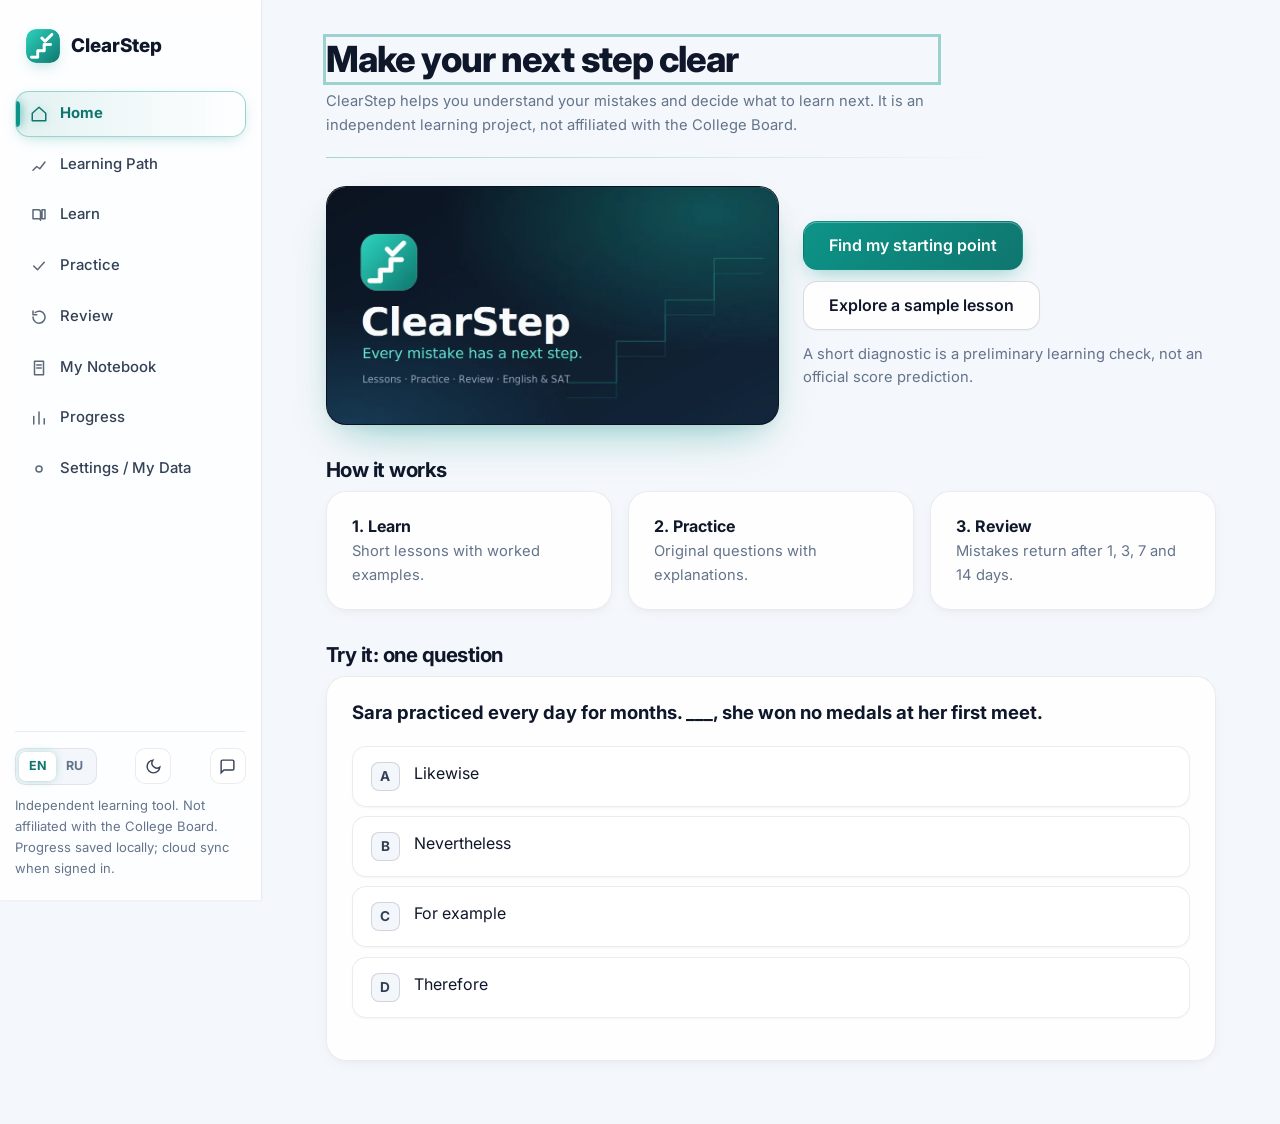
<file: clearstep-v6.html>
<!doctype html>
<html lang="en" data-theme="light">
<head>
<meta charset="utf-8">
<meta name="viewport" content="width=device-width, initial-scale=1, viewport-fit=cover">
<title>ClearStep 2.0 — Calm, Structured SAT & English Learning</title>
<link rel="preconnect" href="https://fonts.googleapis.com">
<link rel="preconnect" href="https://fonts.gstatic.com" crossorigin>
<link href="https://fonts.googleapis.com/css2?family=Inter:wght@400;500;600;700;800&family=Newsreader:ital,opsz,wght@0,6..72,400;0,6..72,500;1,6..72,400&family=JetBrains+Mono:wght@400;500;600&display=swap" rel="stylesheet">
<link rel="icon" type="image/png" href="[data-uri]">
<style>
/* ==========================================================================
   1. DESIGN TOKENS (Calm Academic + Luminous Modern SaaS)
   ========================================================================== */
:root {
  --bg-app: #f4f7fb;
  --bg-surface: rgba(255, 255, 255, 0.86);
  --bg-surface-solid: #ffffff;
  --bg-subtle: rgba(241, 245, 249, 0.85);
  --bg-muted: #e2e8f0;
  --bg-elevated: #ffffff;

  --ink-primary: #0f172a;
  --ink-secondary: #334155;
  --ink-muted: #64748b;
  --ink-on-accent: #ffffff;

  /* Luminous Mint/Teal Primary Accent */
  --accent: #0d9488;
  --accent-hover: #0f766e;
  --accent-glow: rgba(13, 148, 136, 0.42);
  --accent-soft: rgba(13, 148, 136, 0.11);
  --accent-border: rgba(13, 148, 136, 0.35);
  --accent-text: #0f766e;
  --spotlight: rgba(13, 148, 136, 0.13);

  /* Navy & Indigo Secondary Glow */
  --navy: #1e293b;
  --navy-soft: rgba(79, 70, 229, 0.08);

  /* Semantic Status Colors */
  --ok: #10b981;
  --ok-bg: rgba(16, 185, 129, 0.11);
  --ok-border: rgba(16, 185, 129, 0.45);
  --ok-glow: rgba(16, 185, 129, 0.35);

  --warn: #d97706;
  --warn-bg: rgba(245, 158, 11, 0.12);
  --warn-border: rgba(245, 158, 11, 0.45);

  --err: #f43f5e;
  --err-bg: rgba(244, 63, 94, 0.11);
  --err-border: rgba(244, 63, 94, 0.45);
  --err-glow: rgba(244, 63, 94, 0.32);

  --border: rgba(15, 23, 42, 0.08);
  --border-strong: rgba(15, 23, 42, 0.15);
  --ring: rgba(13, 148, 136, 0.38);

  --shadow-xs: 0 1px 2px rgba(15, 23, 42, 0.04);
  --shadow-sm: 0 4px 16px -4px rgba(15, 23, 42, 0.06), 0 2px 6px -1px rgba(15, 23, 42, 0.03), inset 0 1px 0 rgba(255, 255, 255, 0.8);
  --shadow-md: 0 14px 34px -8px rgba(13, 148, 136, 0.14), 0 6px 16px -4px rgba(15, 23, 42, 0.06), inset 0 1px 0 rgba(255, 255, 255, 0.95);
  --shadow-modal: 0 24px 60px -12px rgba(15, 23, 42, 0.28), 0 0 0 1px rgba(255, 255, 255, 0.5) inset;

  --radius-sm: 10px;
  --radius-md: 14px;
  --radius-lg: 20px;
  --radius-xl: 24px;

  --font-sans: "Inter", system-ui, -apple-system, sans-serif;
  --font-serif: "Newsreader", Georgia, serif;
  --font-mono: "JetBrains Mono", monospace;

  --ease-out: cubic-bezier(0.16, 1, 0.3, 1);
  --ease-spring: cubic-bezier(0.34, 1.56, 0.64, 1);
  --ease-silk: cubic-bezier(0.4, 0, 0.2, 1);
  --sidebar-w: 262px;
  color-scheme: light;
}

:root[data-theme="dark"] {
  --bg-app: #070b14;
  --bg-surface: rgba(17, 24, 39, 0.78);
  --bg-surface-solid: #111827;
  --bg-subtle: rgba(30, 41, 59, 0.75);
  --bg-muted: #334155;
  --bg-elevated: #1e293b;

  --ink-primary: #f8fafc;
  --ink-secondary: #cbd5e1;
  --ink-muted: #94a3b8;
  --ink-on-accent: #042f2e;

  --accent: #2dd4bf;
  --accent-hover: #5eead4;
  --accent-glow: rgba(45, 212, 191, 0.45);
  --accent-soft: rgba(45, 212, 191, 0.14);
  --accent-border: rgba(45, 212, 191, 0.38);
  --accent-text: #5eead4;
  --spotlight: rgba(45, 212, 191, 0.16);

  --navy: #e2e8f0;
  --navy-soft: rgba(99, 102, 241, 0.12);

  --ok: #34d399;
  --ok-bg: rgba(16, 185, 129, 0.15);
  --ok-border: rgba(52, 211, 153, 0.45);
  --ok-glow: rgba(52, 211, 153, 0.38);

  --warn: #fbbf24;
  --warn-bg: rgba(217, 119, 6, 0.16);
  --warn-border: rgba(251, 191, 36, 0.4);

  --err: #fb7185;
  --err-bg: rgba(244, 63, 94, 0.16);
  --err-border: rgba(251, 113, 133, 0.45);
  --err-glow: rgba(251, 113, 133, 0.35);

  --border: rgba(255, 255, 255, 0.08);
  --border-strong: rgba(255, 255, 255, 0.16);
  --ring: rgba(45, 212, 191, 0.45);

  --shadow-xs: 0 1px 3px rgba(0, 0, 0, 0.35);
  --shadow-sm: 0 6px 20px -4px rgba(0, 0, 0, 0.45), inset 0 1px 0 rgba(255, 255, 255, 0.06);
  --shadow-md: 0 16px 38px -8px rgba(0, 0, 0, 0.65), 0 0 24px -6px rgba(45, 212, 191, 0.18), inset 0 1px 0 rgba(255, 255, 255, 0.1);
  --shadow-modal: 0 28px 70px rgba(0, 0, 0, 0.78), inset 0 1px 0 rgba(255, 255, 255, 0.1);
  color-scheme: dark;
}

/* ==========================================================================
   2. RESET, AMBIENT AURORA & BASE TYPOGRAPHY
   ========================================================================== */
*, *::before, *::after { box-sizing: border-box; }
html {
  background: var(--bg-app);
  color: var(--ink-primary);
  font-family: var(--font-sans);
  font-size: 16px;
  line-height: 1.6;
  -webkit-font-smoothing: antialiased;
  scroll-behavior: smooth;
}
::selection {
  background: var(--accent-soft);
  color: var(--ink-primary);
}
body {
  margin: 0;
  min-height: 100vh;
  display: flex;
  flex-direction: column;
  overflow-x: hidden;
  position: relative;
  background: var(--bg-app);
  transition: background-color 0.4s var(--ease-silk), color 0.4s var(--ease-silk);
}

/* Animated Floating Ambient Aurora Lights */
body::before, body::after {
  content: "";
  position: fixed;
  z-index: -1;
  border-radius: 50%;
  pointer-events: none;
  filter: blur(70px);
  will-change: transform;
}
body::before {
  width: 58vmax;
  height: 58vmax;
  top: -22vmax;
  right: -14vmax;
  background: radial-gradient(circle, var(--accent-soft) 0%, transparent 70%);
  animation: auroraFloat1 18s ease-in-out infinite alternate;
}
body::after {
  width: 52vmax;
  height: 52vmax;
  bottom: -20vmax;
  left: -12vmax;
  background: radial-gradient(circle, var(--navy-soft) 0%, transparent 70%);
  animation: auroraFloat2 22s ease-in-out infinite alternate;
}

@keyframes auroraFloat1 {
  0% { transform: translate3d(0, 0, 0) scale(1); }
  100% { transform: translate3d(-5vmax, 4vmax, 0) scale(1.12); }
}
@keyframes auroraFloat2 {
  0% { transform: translate3d(0, 0, 0) scale(1); }
  100% { transform: translate3d(5vmax, -4vmax, 0) scale(1.1); }
}

h1, h2, h3, h4 {
  margin: 0 0 0.5rem;
  color: var(--ink-primary);
  letter-spacing: -0.025em;
  line-height: 1.25;
}
h1 { font-size: clamp(1.7rem, 3.2vw, 2.25rem); font-weight: 800; }
h2 { font-size: 1.28rem; font-weight: 700; }
h3 { font-size: 1.06rem; font-weight: 600; }
p { margin: 0 0 1rem; color: var(--ink-secondary); max-width: 68ch; }
p:last-child { margin-bottom: 0; }
.text-muted { color: var(--ink-muted); font-size: 0.92rem; }
.text-xs { color: var(--ink-muted); font-size: 0.8125rem; }
.mono { font-family: var(--font-mono); font-size: 0.9em; }

button, input, select, textarea {
  font: inherit;
  color: inherit;
}
:focus-visible {
  outline: none;
  box-shadow: 0 0 0 3px var(--ring);
}

/* ==========================================================================
   3. APPLICATION SHELL (Glass Sidebar + Main Stage + Mobile Bottom Nav)
   ========================================================================== */
.app-shell {
  display: grid;
  grid-template-columns: var(--sidebar-w) 1fr;
  min-height: 100vh;
}

/* Sidebar Navigation */
.sidebar {
  position: sticky;
  top: 0;
  height: 100vh;
  background: var(--bg-surface);
  -webkit-backdrop-filter: blur(20px) saturate(180%);
  backdrop-filter: blur(20px) saturate(180%);
  border-right: 1px solid var(--border);
  padding: 1.35rem 0.95rem;
  display: flex;
  flex-direction: column;
  gap: 1.3rem;
  z-index: 30;
  overflow-y: auto;
  box-shadow: var(--shadow-xs);
}

.brand {
  display: flex;
  align-items: center;
  gap: 0.7rem;
  padding: 0.45rem 0.65rem;
  font-weight: 800;
  font-size: 1.18rem;
  color: var(--ink-primary);
  text-decoration: none;
  cursor: pointer;
  border-radius: var(--radius-md);
  transition: transform 0.3s var(--ease-spring), background-color 0.25s ease;
}
.brand:hover {
  background: var(--accent-soft);
  transform: translateX(2px);
}
.brand-mark {
  width: 34px;
  height: 34px;
  border-radius: 10px;
  background: linear-gradient(135deg, var(--accent), var(--accent-hover));
  color: var(--ink-on-accent);
  display: grid;
  place-items: center;
  flex-shrink: 0;
  box-shadow: 0 6px 16px -4px var(--accent-glow), inset 0 1px 0 rgba(255, 255, 255, 0.35);
  transition: transform 0.45s var(--ease-spring), box-shadow 0.35s ease;
}
.brand:hover .brand-mark {
  transform: rotate(-10deg) scale(1.1);
  box-shadow: 0 8px 22px -2px var(--accent-glow);
}
.brand-mark svg { width: 18px; height: 18px; stroke: currentColor; stroke-width: 2.6; fill: none; }
.brand-badge {
  font-size: 0.68rem;
  font-weight: 700;
  padding: 0.14rem 0.5rem;
  border-radius: 99px;
  background: var(--accent-soft);
  color: var(--accent-text);
  border: 1px solid var(--accent-border);
  box-shadow: 0 0 12px -2px var(--accent-glow);
}

.nav-group {
  display: flex;
  flex-direction: column;
  gap: 0.28rem;
}
.nav-btn {
  position: relative;
  overflow: hidden;
  display: flex;
  align-items: center;
  gap: 0.75rem;
  width: 100%;
  padding: 0.64rem 0.85rem;
  border: 1px solid transparent;
  border-radius: var(--radius-md);
  background: transparent;
  color: var(--ink-secondary);
  font-weight: 500;
  font-size: 0.93rem;
  text-align: left;
  cursor: pointer;
  transition: 
    background-color 0.25s var(--ease-out),
    color 0.25s var(--ease-out),
    transform 0.28s var(--ease-spring),
    border-color 0.25s ease,
    box-shadow 0.28s ease;
}
.nav-btn svg {
  width: 18px;
  height: 18px;
  stroke: currentColor;
  stroke-width: 2;
  fill: none;
  flex-shrink: 0;
  opacity: 0.8;
  transition: transform 0.35s var(--ease-spring), opacity 0.25s ease;
}
.nav-btn:hover {
  background: radial-gradient(220px circle at var(--mx, 50%) var(--my, 50%), var(--spotlight), transparent 80%), var(--bg-subtle);
  color: var(--ink-primary);
  border-color: var(--accent-border);
  transform: translateX(4px);
}
.nav-btn:hover svg {
  transform: scale(1.16) rotate(-5deg);
  opacity: 1;
}
.nav-btn:active {
  transform: scale(0.97);
}
.nav-btn[aria-current="page"] {
  background: linear-gradient(90deg, var(--accent-soft), transparent 95%);
  color: var(--accent-text);
  border-color: var(--accent-border);
  font-weight: 700;
  box-shadow: 0 4px 16px -6px var(--accent-glow);
}
.nav-btn[aria-current="page"] svg {
  opacity: 1;
  filter: drop-shadow(0 0 6px var(--accent-glow));
}
.nav-btn[aria-current="page"]::before {
  content: "";
  position: absolute;
  left: 0;
  top: 20%;
  bottom: 20%;
  width: 4px;
  border-radius: 0 4px 4px 0;
  background: var(--accent);
  box-shadow: 0 0 10px var(--accent);
  animation: indicatorPop 0.35s var(--ease-spring) both;
}

@keyframes indicatorPop {
  from { transform: scaleY(0); }
  to { transform: scaleY(1); }
}

.nav-pill-count {
  margin-left: auto;
  font-size: 0.74rem;
  font-weight: 700;
  padding: 0.1rem 0.52rem;
  border-radius: 99px;
  background: var(--accent);
  color: var(--ink-on-accent);
  box-shadow: 0 0 12px var(--accent-glow);
  animation: pulseBadge 2.4s ease-in-out infinite;
}

@keyframes pulseBadge {
  0%, 100% { box-shadow: 0 0 0 0 var(--accent-glow); }
  50% { box-shadow: 0 0 0 6px rgba(13, 148, 136, 0); }
}

.sidebar-footer {
  margin-top: auto;
  padding-top: 1rem;
  border-top: 1px solid var(--border);
  display: flex;
  flex-direction: column;
  gap: 0.65rem;
}
.utility-bar {
  display: flex;
  align-items: center;
  justify-content: space-between;
  gap: 0.45rem;
}
.lang-switch {
  display: inline-flex;
  background: var(--bg-subtle);
  padding: 3px;
  border-radius: var(--radius-sm);
  border: 1px solid var(--border);
}
.lang-btn {
  border: 0;
  background: transparent;
  padding: 0.28rem 0.6rem;
  font-size: 0.78rem;
  font-weight: 700;
  color: var(--ink-muted);
  border-radius: 7px;
  cursor: pointer;
  transition: all 0.25s var(--ease-spring);
}
.lang-btn[aria-pressed="true"] {
  background: var(--bg-surface-solid);
  color: var(--accent-text);
  box-shadow: var(--shadow-xs), 0 0 10px -2px var(--accent-glow);
}
.icon-btn {
  display: inline-flex;
  align-items: center;
  justify-content: center;
  width: 36px;
  height: 36px;
  border-radius: var(--radius-sm);
  border: 1px solid var(--border);
  background: var(--bg-surface);
  color: var(--ink-secondary);
  cursor: pointer;
  transition: all 0.3s var(--ease-spring);
}
.icon-btn:hover {
  background: var(--accent-soft);
  border-color: var(--accent-border);
  color: var(--accent-text);
  transform: rotate(12deg) scale(1.08);
  box-shadow: 0 0 14px -2px var(--accent-glow);
}
.icon-btn svg { width: 17px; height: 17px; stroke: currentColor; stroke-width: 2; fill: none; }

/* Main Content Area */
.main-wrap {
  display: flex;
  flex-direction: column;
  min-width: 0;
}
.mobile-topbar {
  display: none;
  position: sticky;
  top: 0;
  z-index: 25;
  background: var(--bg-surface);
  -webkit-backdrop-filter: blur(18px);
  backdrop-filter: blur(18px);
  border-bottom: 1px solid var(--border);
  padding: 0.65rem 1rem;
  align-items: center;
  justify-content: space-between;
}
.content-stage {
  width: 100%;
  max-width: 960px;
  margin: 0 auto;
  padding: 2.3rem 2.2rem 4rem;
  flex: 1;
}

/* ==========================================================================
   4. ULTRA-SMOOTH TWO-PHASE WINDOW TRANSITION ENGINE
   ========================================================================== */
.view-transition {
  will-change: opacity, transform, filter;
  transform-origin: top center;
}
.view-transition.stage-leave {
  opacity: 0;
  transform: translateY(10px) scale(0.988);
  filter: blur(5px);
  transition: opacity 0.16s var(--ease-silk), transform 0.16s var(--ease-silk), filter 0.16s var(--ease-silk);
  pointer-events: none;
}
.view-transition > * {
  animation: csRise 0.52s var(--ease-out) both;
}
.view-transition > *:nth-child(1) { animation-delay: 0.02s; }
.view-transition > *:nth-child(2) { animation-delay: 0.06s; }
.view-transition > *:nth-child(3) { animation-delay: 0.10s; }
.view-transition > *:nth-child(4) { animation-delay: 0.14s; }
.view-transition > *:nth-child(5) { animation-delay: 0.18s; }
.view-transition > *:nth-child(6) { animation-delay: 0.22s; }
.view-transition > *:nth-child(n+7) { animation-delay: 0.26s; }

.view-transition.still, .view-transition.still > * {
  animation: none !important;
}

@keyframes csRise {
  0% {
    opacity: 0;
    transform: translateY(18px) scale(0.985);
    filter: blur(4px);
  }
  100% {
    opacity: 1;
    transform: translateY(0) scale(1);
    filter: blur(0);
  }
}

@keyframes csPop {
  0% {
    opacity: 0;
    transform: translateY(12px) scale(0.96);
  }
  100% {
    opacity: 1;
    transform: translateY(0) scale(1);
  }
}

@keyframes csShake {
  0%, 100% { transform: translateX(0); }
  20%, 60% { transform: translateX(-6px); }
  40%, 80% { transform: translateX(6px); }
}

.choice-list > *, .stack > .card, .grid-2 > *, .grid-3 > * {
  animation: csRise 0.52s var(--ease-out) both;
}
.choice-list > *:nth-child(1), .stack > .card:nth-child(1), .grid-2 > *:nth-child(1) { animation-delay: 0.04s; }
.choice-list > *:nth-child(2), .stack > .card:nth-child(2), .grid-2 > *:nth-child(2) { animation-delay: 0.09s; }
.choice-list > *:nth-child(3), .stack > .card:nth-child(3), .grid-2 > *:nth-child(3) { animation-delay: 0.14s; }
.choice-list > *:nth-child(4), .stack > .card:nth-child(4), .grid-2 > *:nth-child(4) { animation-delay: 0.19s; }
.stack > .card:nth-child(n+5) { animation-delay: 0.24s; }

.view-transition.still .choice-list > * { animation: none !important; }

/* Mobile Bottom Bar */
.mobile-bottom-nav {
  display: none;
  position: fixed;
  bottom: 0;
  left: 0;
  right: 0;
  z-index: 35;
  background: var(--bg-surface);
  -webkit-backdrop-filter: blur(18px);
  backdrop-filter: blur(18px);
  border-top: 1px solid var(--border);
  padding: 0.35rem 0.5rem calc(env(safe-area-inset-bottom, 0px) + 0.35rem);
  justify-content: space-around;
}
.mob-tab {
  flex: 1;
  display: flex;
  flex-direction: column;
  align-items: center;
  gap: 0.18rem;
  padding: 0.35rem 0.2rem;
  border: 0;
  background: none;
  color: var(--ink-muted);
  font-size: 0.7rem;
  font-weight: 500;
  cursor: pointer;
  position: relative;
  transition: color 0.25s ease, transform 0.25s var(--ease-spring);
}
.mob-tab svg { width: 20px; height: 20px; stroke: currentColor; stroke-width: 2; fill: none; }
.mob-tab[aria-current="page"] { color: var(--accent-text); font-weight: 700; }
.mob-tab[aria-current="page"] svg { filter: drop-shadow(0 0 6px var(--accent-glow)); animation: csPop 0.35s var(--ease-spring) both; }
.mob-tab:active { transform: scale(0.9); }
.mob-badge {
  position: absolute;
  top: 2px;
  right: calc(50% - 18px);
  background: var(--accent);
  color: var(--ink-on-accent);
  font-size: 0.65rem;
  font-weight: 700;
  padding: 0 5px;
  border-radius: 99px;
  box-shadow: 0 0 10px var(--accent-glow);
}

/* ==========================================================================
   5. LUMINOUS INTERACTIVE UI COMPONENTS (Cards, Buttons, Spotlight, Ripple)
   ========================================================================== */
.page-header {
  display: flex;
  flex-wrap: wrap;
  align-items: flex-start;
  justify-content: space-between;
  gap: 1rem;
  margin-bottom: 1.75rem;
  padding-bottom: 1.25rem;
  border-bottom: 1px solid var(--border);
  border-image: linear-gradient(90deg, var(--accent-border), transparent 75%) 1;
}
.eyebrow {
  display: inline-flex;
  align-items: center;
  gap: 0.45rem;
  font-size: 0.76rem;
  font-weight: 700;
  text-transform: uppercase;
  letter-spacing: 0.06em;
  color: var(--accent-text);
  background: var(--accent-soft);
  border: 1px solid var(--accent-border);
  padding: 0.22rem 0.68rem;
  border-radius: 99px;
  margin-bottom: 0.55rem;
  box-shadow: 0 0 14px -4px var(--accent-glow);
}

/* Buttons with Shimmer & Glow */
.btn {
  position: relative;
  overflow: hidden;
  isolation: isolate;
  display: inline-flex;
  align-items: center;
  justify-content: center;
  gap: 0.5rem;
  padding: 0.65rem 1.25rem;
  border-radius: var(--radius-md);
  border: 1px solid transparent;
  font-weight: 600;
  font-size: 0.93rem;
  line-height: 1.3;
  cursor: pointer;
  text-decoration: none;
  transition: 
    transform 0.3s var(--ease-spring),
    box-shadow 0.3s var(--ease-out),
    background-color 0.22s ease,
    border-color 0.22s ease,
    color 0.22s ease;
}
.btn:hover:not(:disabled) {
  transform: translateY(-2.5px) scale(1.01);
}
.btn:active:not(:disabled) {
  transform: translateY(0) scale(0.96);
}
.btn:disabled { opacity: 0.55; cursor: not-allowed; }

.btn-primary {
  background: linear-gradient(135deg, var(--accent) 0%, var(--accent-hover) 100%);
  color: var(--ink-on-accent);
  box-shadow: 0 8px 20px -6px var(--accent-glow), inset 0 1px 0 rgba(255, 255, 255, 0.3);
}
.btn-primary::after {
  content: "";
  position: absolute;
  inset: 0;
  z-index: -1;
  background: linear-gradient(110deg, transparent 25%, rgba(255, 255, 255, 0.35) 50%, transparent 75%);
  transform: translateX(-140%);
  transition: transform 0.75s var(--ease-out);
}
.btn-primary:hover:not(:disabled) {
  box-shadow: 0 12px 28px -4px var(--accent-glow), 0 0 0 3px var(--ring), inset 0 1px 0 rgba(255, 255, 255, 0.45);
}
.btn-primary:hover:not(:disabled)::after {
  transform: translateX(140%);
}

.btn-secondary {
  background: var(--bg-surface);
  -webkit-backdrop-filter: blur(12px);
  backdrop-filter: blur(12px);
  color: var(--ink-primary);
  border-color: var(--border-strong);
  box-shadow: var(--shadow-xs);
}
.btn-secondary:hover:not(:disabled) {
  background: radial-gradient(180px circle at var(--mx, 50%) var(--my, 50%), var(--spotlight), transparent 80%), var(--bg-surface-solid);
  border-color: var(--accent);
  color: var(--accent-text);
  box-shadow: 0 8px 22px -6px var(--accent-glow);
}

.btn-subtle {
  background: var(--bg-subtle);
  color: var(--ink-secondary);
}
.btn-subtle:hover:not(:disabled) {
  background: var(--accent-soft);
  color: var(--accent-text);
  border-color: var(--accent-border);
}

.btn-danger {
  background: var(--err-bg);
  color: var(--err);
  border-color: var(--err-border);
}
.btn-danger:hover:not(:disabled) {
  box-shadow: 0 8px 20px -6px var(--err-glow);
}

.btn-sm { padding: 0.44rem 0.85rem; font-size: 0.83rem; border-radius: var(--radius-sm); }
.btn-lg { padding: 0.82rem 1.55rem; font-size: 1rem; border-radius: var(--radius-md); }

/* Click Ripple Wave */
.cs-ripple {
  position: absolute;
  border-radius: 50%;
  transform: scale(0);
  background: rgba(255, 255, 255, 0.45);
  pointer-events: none;
  animation: csRippleAnim 0.65s var(--ease-out) forwards;
}
.btn-secondary .cs-ripple, .btn-subtle .cs-ripple, .choice-btn .cs-ripple, .nav-btn .cs-ripple {
  background: var(--accent-border);
}
@keyframes csRippleAnim {
  to { transform: scale(3.4); opacity: 0; }
}

/* Interactive Cursor-Spotlight Cards */
.card {
  position: relative;
  overflow: hidden;
  background: radial-gradient(460px circle at var(--mx, -500px) var(--my, -500px), var(--spotlight), transparent 65%), var(--bg-surface);
  -webkit-backdrop-filter: blur(16px);
  backdrop-filter: blur(16px);
  border: 1px solid var(--border);
  border-radius: var(--radius-lg);
  padding: 1.4rem 1.55rem;
  box-shadow: var(--shadow-sm);
  transition: 
    transform 0.35s var(--ease-spring),
    box-shadow 0.35s var(--ease-out),
    border-color 0.3s ease;
}
.card:hover {
  transform: translateY(-3px);
  box-shadow: var(--shadow-md);
  border-color: var(--accent-border);
}
.card-highlight {
  border-left: 4px solid var(--accent);
  background: radial-gradient(500px circle at var(--mx, 20%) var(--my, 20%), var(--spotlight), transparent 70%), linear-gradient(135deg, var(--accent-soft), transparent 60%), var(--bg-surface);
  box-shadow: var(--shadow-md);
}
.card-warn {
  border-left: 4px solid var(--warn);
  background: var(--warn-bg);
  border-color: var(--warn-border);
}

.grid-2 { display: grid; grid-template-columns: repeat(auto-fit, minmax(280px, 1fr)); gap: 1.15rem; }
.grid-3 { display: grid; grid-template-columns: repeat(auto-fit, minmax(230px, 1fr)); gap: 1rem; }
.stack { display: flex; flex-direction: column; gap: 1rem; }
.cluster { display: flex; flex-wrap: wrap; align-items: center; gap: 0.65rem; }
.between { display: flex; flex-wrap: wrap; align-items: center; justify-content: space-between; gap: 0.75rem; }

/* Badges & Tags */
.badge {
  display: inline-flex;
  align-items: center;
  gap: 0.35rem;
  padding: 0.22rem 0.65rem;
  border-radius: 99px;
  font-size: 0.76rem;
  font-weight: 600;
  background: var(--bg-subtle);
  color: var(--ink-secondary);
  border: 1px solid var(--border);
  transition: transform 0.25s var(--ease-spring), box-shadow 0.25s ease;
}
.badge:hover {
  transform: translateY(-1px);
  box-shadow: var(--shadow-xs);
}
.badge-accent { background: var(--accent-soft); color: var(--accent-text); border-color: var(--accent-border); }
.badge-ok { background: var(--ok-bg); color: var(--ok); border-color: var(--ok-border); }
.badge-warn { background: var(--warn-bg); color: var(--warn); border-color: var(--warn-border); }
.badge-err { background: var(--err-bg); color: var(--err); border-color: var(--err-border); }

/* Luminous Progress Bars */
.progress-track {
  width: 100%;
  height: 9px;
  background: var(--bg-subtle);
  border-radius: 99px;
  overflow: hidden;
  padding: 1px;
  border: 1px solid var(--border);
}
.progress-fill {
  position: relative;
  height: 100%;
  background: linear-gradient(90deg, var(--accent), var(--accent-hover), var(--accent));
  background-size: 200% 100%;
  border-radius: 99px;
  box-shadow: 0 0 14px var(--accent-glow);
  transition: width 0.65s var(--ease-out);
  overflow: hidden;
}
.progress-fill::after {
  content: "";
  position: absolute;
  inset: 0;
  background: linear-gradient(90deg, transparent, rgba(255, 255, 255, 0.45), transparent);
  animation: barShimmer 2.2s infinite;
}
@keyframes barShimmer {
  0% { transform: translateX(-100%); }
  100% { transform: translateX(200%); }
}

/* Forms & Inputs */
.field { display: flex; flex-direction: column; gap: 0.35rem; }
.field label { font-size: 0.85rem; font-weight: 600; color: var(--ink-secondary); }
.input, select.input, textarea.input {
  padding: 0.62rem 0.9rem;
  border-radius: var(--radius-sm);
  border: 1.5px solid var(--border-strong);
  background: var(--bg-surface);
  color: var(--ink-primary);
  font-size: 0.93rem;
  transition: border-color 0.22s ease, box-shadow 0.25s var(--ease-out), background-color 0.22s ease, transform 0.2s ease;
}
.input:hover {
  border-color: var(--accent-border);
}
.input:focus {
  outline: none;
  border-color: var(--accent);
  background: var(--bg-surface-solid);
  box-shadow: 0 0 0 4px var(--ring), 0 4px 14px -4px var(--accent-glow);
  transform: translateY(-1px);
}

/* Question & Interactive Choice Buttons */
.stimulus-box {
  font-family: var(--font-serif);
  font-size: 1.08rem;
  line-height: 1.78;
  background: linear-gradient(135deg, var(--accent-soft) 0%, transparent 75%), var(--bg-subtle);
  border: 1px solid var(--border);
  border-left: 4px solid var(--accent);
  padding: 1.2rem 1.4rem;
  border-radius: var(--radius-md);
  margin-bottom: 1.25rem;
  color: var(--ink-primary);
  box-shadow: var(--shadow-xs);
  transition: box-shadow 0.3s ease, border-color 0.3s ease;
}
.stimulus-box:hover {
  box-shadow: var(--shadow-sm);
}
.question-prompt {
  font-size: 1.16rem;
  font-weight: 700;
  color: var(--ink-primary);
  margin-bottom: 1.15rem;
  line-height: 1.5;
}
.choice-list {
  display: flex;
  flex-direction: column;
  gap: 0.65rem;
  margin-bottom: 1.25rem;
}
.choice-btn {
  position: relative;
  overflow: hidden;
  display: flex;
  align-items: flex-start;
  gap: 0.9rem;
  width: 100%;
  text-align: left;
  padding: 0.9rem 1.1rem;
  border-radius: var(--radius-md);
  border: 1.5px solid var(--border);
  background: radial-gradient(320px circle at var(--mx, -400px) var(--my, -400px), var(--spotlight), transparent 70%), var(--bg-surface);
  cursor: pointer;
  box-shadow: var(--shadow-xs);
  transition: 
    transform 0.32s var(--ease-spring),
    border-color 0.22s ease,
    background-color 0.22s ease,
    box-shadow 0.28s var(--ease-out);
}
.choice-btn:hover:not(:disabled) {
  border-color: var(--accent);
  transform: translateX(6px) translateY(-1px);
  box-shadow: 0 8px 24px -8px var(--accent-glow);
}
.choice-btn:active:not(:disabled) {
  transform: scale(0.985);
}
.choice-key {
  width: 29px;
  height: 29px;
  border-radius: 8px;
  background: var(--bg-subtle);
  border: 1px solid var(--border-strong);
  display: grid;
  place-items: center;
  font-weight: 700;
  font-size: 0.85rem;
  color: var(--ink-secondary);
  flex-shrink: 0;
  margin-top: 1px;
  transition: transform 0.35s var(--ease-spring), background-color 0.22s ease, color 0.22s ease, border-color 0.22s ease, box-shadow 0.25s ease;
}
.choice-btn:hover:not(:disabled) .choice-key {
  transform: scale(1.12) rotate(-4deg);
  border-color: var(--accent);
  color: var(--accent-text);
}
.choice-btn.selected {
  border-color: var(--accent);
  background: linear-gradient(135deg, var(--accent-soft), transparent 85%), var(--bg-surface-solid);
  box-shadow: 0 0 0 3px var(--ring), 0 10px 26px -8px var(--accent-glow);
  transform: translateX(4px);
}
.choice-btn.selected .choice-key {
  background: var(--accent);
  border-color: var(--accent);
  color: var(--ink-on-accent);
  transform: scale(1.12) rotate(-4deg);
  box-shadow: 0 4px 12px -2px var(--accent-glow);
}
.choice-btn.correct {
  border-color: var(--ok);
  background: linear-gradient(135deg, var(--ok-bg), transparent 85%), var(--bg-surface-solid);
  box-shadow: 0 0 0 3px var(--ok-bg), 0 10px 26px -6px var(--ok-glow);
  animation: springSuccess 0.5s var(--ease-spring);
}
.choice-btn.correct .choice-key {
  background: var(--ok);
  border-color: var(--ok);
  color: #fff;
  box-shadow: 0 0 14px var(--ok-glow);
}
.choice-btn.wrong {
  border-color: var(--err);
  background: linear-gradient(135deg, var(--err-bg), transparent 85%), var(--bg-surface-solid);
  box-shadow: 0 0 0 3px var(--err-bg), 0 10px 26px -6px var(--err-glow);
  animation: csShake 0.45s ease;
}
.choice-btn.wrong .choice-key {
  background: var(--err);
  border-color: var(--err);
  color: #fff;
}

@keyframes springSuccess {
  0% { transform: scale(0.97); }
  50% { transform: scale(1.022); }
  100% { transform: scale(1); }
}

.feedback-banner {
  padding: 1.15rem 1.35rem;
  border-radius: var(--radius-md);
  margin: 1.1rem 0;
  border: 1.5px solid var(--border);
  animation: csPop 0.42s var(--ease-spring) both;
}
.feedback-banner.ok {
  background: var(--ok-bg);
  border-color: var(--ok-border);
  color: var(--ink-primary);
  box-shadow: 0 10px 28px -8px var(--ok-glow);
}
.feedback-banner.err {
  background: var(--err-bg);
  border-color: var(--err-border);
  color: var(--ink-primary);
  box-shadow: 0 10px 28px -8px var(--err-glow);
}

/* Tables */
.data-table {
  width: 100%;
  border-collapse: separate;
  border-spacing: 0;
  font-size: 0.92rem;
  background: var(--bg-surface);
  border: 1px solid var(--border);
  border-radius: var(--radius-md);
  overflow: hidden;
  box-shadow: var(--shadow-xs);
}
.data-table th, .data-table td {
  padding: 0.8rem 1rem;
  text-align: left;
  border-bottom: 1px solid var(--border);
}
.data-table tr:last-child td { border-bottom: 0; }
.data-table th {
  font-size: 0.78rem;
  text-transform: uppercase;
  letter-spacing: 0.04em;
  color: var(--ink-muted);
  background: var(--bg-subtle);
}
.data-table tbody tr { transition: background-color 0.2s ease; }
.data-table tbody tr:hover { background: var(--accent-soft); }

/* Smooth Modal Dialog */
.modal-backdrop {
  position: fixed;
  inset: 0;
  background: rgba(15, 23, 42, 0.52);
  -webkit-backdrop-filter: blur(8px);
  backdrop-filter: blur(8px);
  z-index: 100;
  display: grid;
  place-items: center;
  padding: 1rem;
  opacity: 0;
  pointer-events: none;
  transition: opacity 0.28s var(--ease-silk);
}
.modal-backdrop.open {
  opacity: 1;
  pointer-events: auto;
}
.modal-box {
  background: var(--bg-surface-solid);
  border: 1px solid var(--accent-border);
  border-radius: var(--radius-xl);
  box-shadow: var(--shadow-modal), 0 0 40px -10px var(--accent-glow);
  width: min(100%, 560px);
  max-height: 90vh;
  overflow-y: auto;
  padding: 1.7rem;
  transform: translateY(18px) scale(0.95);
  transition: transform 0.38s var(--ease-spring);
}
.modal-backdrop.open .modal-box {
  transform: translateY(0) scale(1);
}

/* Custom Scrollbar */
::-webkit-scrollbar { width: 10px; height: 10px; }
::-webkit-scrollbar-thumb {
  background: var(--border-strong);
  border-radius: 99px;
  border: 2px solid transparent;
  background-clip: content-box;
}
::-webkit-scrollbar-thumb:hover {
  background: var(--accent);
  background-clip: content-box;
}

.theme-anim, .theme-anim * {
  transition: background-color 0.4s ease, color 0.4s ease, border-color 0.4s ease, box-shadow 0.4s ease !important;
}

/* Responsive Breakpoints */
@media (max-width: 860px) {
  .app-shell { grid-template-columns: 1fr; }
  .sidebar { display: none; }
  .mobile-topbar { display: flex; }
  .mobile-bottom-nav { display: flex; }
  .content-stage { padding: 1.25rem 1rem 5.5rem; }
}
/* image logo + hero */
.brand-mark{background:none!important;box-shadow:0 6px 16px -6px var(--accent-glow);overflow:hidden;border-radius:10px}
.brand-mark img{width:100%;height:100%;display:block}
.hero-art{margin:0 0 1.6rem;max-width:880px;border-radius:20px;overflow:hidden;border:1px solid var(--border);box-shadow:var(--shadow-md);background:#0b1220}
.hero-art img{display:block;width:100%;height:auto;transition:transform .9s cubic-bezier(.2,.7,.2,1)}
.hero-art:hover img{transform:scale(1.035)}
@media (max-width:860px){.hero-art{border-radius:14px;margin-bottom:1.2rem}}
.hero-grid{display:grid;grid-template-columns:minmax(0,1.1fr) minmax(0,1fr);gap:1.5rem;align-items:center;margin-bottom:1.8rem}
.hero-grid .hero-art{margin:0;max-width:none;box-shadow:0 22px 50px -24px var(--accent-glow),var(--shadow-md)}
.hero-grid>.card{margin:0}
.hero-side>.cluster{margin-bottom:.5rem}
@media (max-width:1000px){.hero-grid{grid-template-columns:1fr}}
</style>
</head>
<body>

<div class="app-shell">
  <!-- DESKTOP SIDEBAR -->
  <aside class="sidebar" aria-label="Primary Navigation">
    <div class="brand" onclick="App.go('home')" tabindex="0" role="button" onkeydown="if(event.key==='Enter')App.go('home')">
      <span class="brand-mark"><img src="[data-uri]" alt="" width="34" height="34"></span>
      <span>ClearStep</span>
    </div>

    <div class="nav-group" id="side-nav"></div>

    <div class="sidebar-footer">
      <div class="utility-bar">
        <div class="lang-switch" role="group" aria-label="Language">
          <button class="lang-btn" id="lang-en" onclick="App.setLang('en')">EN</button>
          <button class="lang-btn" id="lang-ru" onclick="App.setLang('ru')">RU</button>
        </div>
        <button class="icon-btn" onclick="App.toggleTheme()" aria-label="Toggle color theme" title="Toggle Dark/Light Mode" id="theme-btn"></button>
        <button class="icon-btn" onclick="App.openFeedback()" aria-label="Send Beta Feedback" title="Beta Feedback">
          <svg viewBox="0 0 24 24"><path d="M21 15a2 2 0 0 1-2 2H7l-4 4V5a2 2 0 0 1 2-2h14a2 2 0 0 1 2 2z"/></svg>
        </button>
      </div>
      <div class="text-xs">
        Independent learning tool. Not affiliated with the College Board. Progress saved locally; cloud sync when signed in.
      </div>
    </div>
  </aside>

  <!-- MAIN AREA -->
  <div class="main-wrap">
    <!-- MOBILE TOPBAR -->
    <header class="mobile-topbar">
      <div class="brand" onclick="App.go('home')">
        <span class="brand-mark"><img src="[data-uri]" alt="" width="34" height="34"></span>
        <span>ClearStep</span>
      </div>
      <div class="cluster">
        <button class="btn btn-sm btn-subtle" onclick="App.go('notebook')" id="mob-nb-btn">Notebook</button>
        <button class="btn btn-sm btn-subtle" onclick="App.go('settings')">Settings</button>
        <button class="icon-btn" onclick="App.toggleTheme()" aria-label="Theme">
          <svg viewBox="0 0 24 24"><circle cx="12" cy="12" r="5"/><path d="M12 1v2M12 21v2M4.22 4.22l1.42 1.42M18.36 18.36l1.42 1.42M1 12h2M21 12h2"/></svg>
        </button>
      </div>
    </header>

    <main id="stage" class="content-stage" aria-live="polite"></main>

    <!-- MOBILE BOTTOM BAR -->
    <nav class="mobile-bottom-nav" id="mob-nav" aria-label="Mobile Navigation"></nav>
  </div>
</div>

<!-- MODAL FOR ONBOARDING & BETA FEEDBACK -->
<div class="modal-backdrop" id="modal-root" role="dialog" aria-modal="true" aria-labelledby="modal-title">
  <div class="modal-box" id="modal-body"></div>
</div>

<script>
/* ==========================================================================
   INTERACTIVE CURSOR SPOTLIGHT & TACTILE RIPPLE ENGINE
   ========================================================================== */
document.addEventListener("pointermove", e => {
  const el = e.target.closest(".card, .choice-btn, .nav-btn, .btn-secondary");
  if (!el) return;
  const r = el.getBoundingClientRect();
  el.style.setProperty("--mx", (e.clientX - r.left) + "px");
  el.style.setProperty("--my", (e.clientY - r.top) + "px");
}, { passive: true });

document.addEventListener("pointerdown", e => {
  const btn = e.target.closest(".btn, .choice-btn, .nav-btn");
  if (!btn || btn.disabled) return;
  const r = btn.getBoundingClientRect();
  const sz = Math.max(r.width, r.height);
  const w = document.createElement("span");
  w.className = "cs-ripple";
  w.style.width = w.style.height = sz + "px";
  w.style.left = (e.clientX - r.left - sz / 2) + "px";
  w.style.top = (e.clientY - r.top - sz / 2) + "px";
  btn.appendChild(w);
  setTimeout(() => w.remove(), 660);
});

/* ==========================================================================
   MODULE 1: CURRICULUM & STRUCTURED COURSES (R&W + MATH + FOUNDATIONS)
   ========================================================================== */
const COURSES = [
  {
    id: "rw-sat",
    title: { en: "SAT Reading & Writing", ru: "SAT Чтение и Письмо" },
    subtitle: { en: "All 4 official digital SAT domains with worked examples", ru: "Все 4 домена цифрового SAT с разбором примеров" },
    section: "RW",
    units: [
      {
        id: "u-bounds",
        domain: "Standard English Conventions",
        skill: "Sentence boundaries",
        title: { en: "Unit 1: Sentence Boundaries & Punctuation", ru: "Модуль 1: Границы предложений и пунктуация" },
        objectives: {
          en: ["Identify independent vs. dependent clauses", "Eliminate comma splices and fused sentences", "Use semicolons, colons, and dashes accurately"],
          ru: ["Отличать независимые клаузы от зависимых", "Устранять склейку запятой (comma splice)", "Правильно использовать точку с запятой, двоеточие и тире"]
        },
        lesson: {
          summary: {
            en: "An independent clause contains a main subject and a finite verb and can stand alone as a sentence. Two independent clauses cannot be joined with only a comma (a 'comma splice'). To join them legally, use: (1) a period, (2) a semicolon, (3) a comma + FANBOYS coordinating conjunction (for, and, nor, but, or, yet, so), or (4) a colon if the second clause explains or illustrates the first.",
            ru: "Независимая клауза содержит подлежащее и сказуемое и может быть отдельным предложением. Две независимые клаузы нельзя соединять просто запятой (это ошибка comma splice). Используйте: (1) точку, (2) точку с запятой, (3) запятую + сочинительный союз FANBOYS (for, and, nor, but, or, yet, so) или (4) двоеточие, если вторая часть поясняет первую."
          },
          workedExample: {
            prompt: "The glacial core samples were extracted from three kilometers below the surface ___ they preserve atmospheric gases from 800,000 years ago.",
            analysis: {
              en: "Left side: 'The glacial core samples were extracted...' (Independent). Right side: 'they preserve atmospheric gases...' (Independent). A comma alone fails. 'Surface; they' correctly links two closely related independent clauses.",
              ru: "Слева и справа — полные самостоятельные предложения. Одной запятой недостаточно. Вариант с точкой с запятой ('surface; they') грамматически верен."
            }
          }
        }
      },
      {
        id: "u-form",
        domain: "Standard English Conventions",
        skill: "Form, structure, and sense",
        title: { en: "Unit 2: Subject-Verb Agreement, Tense & Modifiers", ru: "Модуль 2: Согласование, времена и модификаторы" },
        objectives: {
          en: ["Locate the true grammatical subject past prepositional phrases", "Match verb tense to timeline markers", "Attach introductory modifiers to the subject immediately following the comma"],
          ru: ["Находить подлежащее, игнорируя предложные обороты", "Согласовывать время глагола с маркерами времени", "Привязывать вводный оборот к подлежащему сразу после запятой"]
        },
        lesson: {
          summary: {
            en: "On the SAT, test writers often place long prepositional phrases ('of rare manuscripts', 'along with the directors') between a singular subject and its verb. Cross out prepositional phrases to see the core subject-verb pair. Additionally, when a sentence starts with a participial phrase ('Walking through the archive, ...'), the noun right after the comma MUST be the person or thing doing that action.",
            ru: "В вопросах SAT между подлежащим и сказуемым часто вставляют длинные уточняющие обороты ('of rare manuscripts'). Мысленно вычеркните их, чтобы проверить число глагола. А если предложение начинается с деепричастного оборота, сразу после запятой обязан стоять объект, совершающий это действие."
          },
          workedExample: {
            prompt: "A catalog of the astronomer's unpublished notebooks ___ recently discovered in the university basement.",
            analysis: {
              en: "The subject is singular 'catalog', not plural 'notebooks'. Therefore, the singular verb 'was' is required instead of 'were'.",
              ru: "Подлежащее — 'catalog' (ед. ч.), а не 'notebooks'. Поэтому требуется глагол единственного числа 'was'."
            }
          }
        }
      },
      {
        id: "u-trans",
        domain: "Expression of Ideas",
        skill: "Transitions & Rhetorical synthesis",
        title: { en: "Unit 3: Logical Transitions & Rhetorical Synthesis", ru: "Модуль 3: Логические переходы и риторический синтез" },
        objectives: {
          en: ["Classify relationships as cause-effect, contrast, continuation, or example", "Synthesize bulleted research notes to match a specific rhetorical goal"],
          ru: ["Определять связь между идеями: причина, контраст, продолжение, пример", "Синтезировать заметки строго под заданную цель вопроса"]
        },
        lesson: {
          summary: {
            en: "Cover the transition choices first and read the sentence before and after the blank. State the relationship in your own words: Does Sentence 2 agree with, contrast with, exemplify, or result from Sentence 1? For Rhetorical Synthesis questions, focus 100% on the goal stated in the prompt (e.g., 'emphasize a difference') rather than grammar—all choices are grammatically correct.",
            ru: "Сначала прочитайте предложения до и после пропуска, не глядя на варианты. Определите логику: следствие, противопоставление или пример? В заданиях на риторический синтез все ответы грамматически верны — выбирайте тот, который точно выполняет задание в вопросе (например, 'подчеркнуть различие')."
          },
          workedExample: {
            prompt: "Early solar cells converted less than 6% of sunlight into electricity; ___, modern multi-junction cells can exceed 40% efficiency in laboratory settings.",
            analysis: {
              en: "6% vs. 40% is a sharp contrast across time. 'By contrast' or 'however' fits; 'consequently' or 'similarly' does not.",
              ru: "Между 6% в прошлом и 40% сейчас — явный контраст. Подходит 'by contrast' или 'however'."
            }
          }
        }
      },
      {
        id: "u-craft",
        domain: "Craft and Structure",
        skill: "Words in context & Text structure",
        title: { en: "Unit 4: Words in Context, Purpose & Cross-Text", ru: "Модуль 4: Слова в контексте и структура текста" },
        objectives: {
          en: ["Use context clues and contrast signals to predict precise vocabulary", "Identify the structural function of a sentence within a paragraph"],
          ru: ["Использовать контекстные маркеры для выбора точного слова", "Определять структурную роль предложения в абзаце"]
        },
        lesson: {
          summary: {
            en: "Every Words-in-Context question contains built-in evidence restated elsewhere in the passage. Look for colons, semicolons, or trigger words like 'although', 'unlike', and 'because'. Never pick a word just because it sounds sophisticated—verify that its exact meaning mirrors the text's clue.",
            ru: "В каждом задании Words in Context внутри самого текста спрятана подсказка-синоним или антоним. Обращайте внимание на двоеточия и союзы ('although', 'unlike')."
          },
          workedExample: {
            prompt: "Far from being ___ record of events, the chronicler's diary openly praised his patrons and omitted their defeats.",
            analysis: {
              en: "Praising patrons and hiding defeats means the diary was biased. 'Far from being' negates that, so the blank needs a word meaning 'neutral' or 'impartial' (an impartial record).",
              ru: "Поскольку дневник хвалил покровителей и скрывал поражения, он был предвзятым. Оборот 'Far from being' требует антонима — 'an impartial' (беспристрастный)."
            }
          }
        }
      },
      {
        id: "u-info",
        domain: "Information and Ideas",
        skill: "Main idea, Evidence & Inferences",
        title: { en: "Unit 5: Central Ideas, Evidence & Logical Inferences", ru: "Модуль 5: Главная мысль, доказательства и выводы" },
        objectives: {
          en: ["Distinguish the overarching main claim from narrow details", "Select empirical or textual findings that directly support a hypothesis", "Prefer cautious, text-bound inferences over extreme claims"],
          ru: ["Отличать главную мысль всего текста от второстепенных деталей", "Подбирать прямые доказательства для гипотезы", "Отдавать предпочтение осторожным выводам без крайностей"]
        },
        lesson: {
          summary: {
            en: "Wrong answers on SAT Reading usually fall into three traps: (1) Too Extreme ('always', 'never', 'completely'), (2) Too Narrow (mentions one example but misses the main point), or (3) Out of Scope (introduces a plausible real-world comparison not mentioned in the text).",
            ru: "Неверные ответы в Чтении обычно попадают в 3 ловушки: (1) Слишком категорично ('never', 'only'), (2) Слишком узко (одна деталь вместо сути) или (3) Выход за рамки текста (домыслы, которых нет в отрывке)."
          },
          workedExample: {
            prompt: "Plot A (visited often by bees) produced more seeds than Plot B (visited rarely). Conclusion?",
            analysis: {
              en: "'Bee visits may increase seed production' is supported. 'Seeds cannot form without bees' is too extreme because Plot B still produced some seeds.",
              ru: "Вывод 'посещения пчёл могут повышать урожайность семян' осторожен и точен. Утверждение 'без пчёл семена не образуются' слишком категорично."
            }
          }
        }
      }
    ]
  },
  {
    id: "math-sat",
    title: { en: "SAT Math Foundations & Practice", ru: "SAT Математика: Основы и Практика" },
    subtitle: { en: "Algebra, Advanced Math, Data Analysis, and Geometry/Trigonometry", ru: "Алгебра, продвинутая математика, анализ данных и геометрия" },
    section: "MATH",
    units: [
      {
        id: "u-alg",
        domain: "Algebra",
        skill: "Linear equations & Systems",
        title: { en: "Unit 1: Linear Equations, Functions & Systems", ru: "Модуль 1: Линейные уравнения, функции и системы" },
        objectives: {
          en: ["Interpret slope and y-intercept in real-world linear models", "Solve systems of linear equations and identify conditions for no/infinite solutions"],
          ru: ["Интерпретировать угловой коэффициент (slope) и свободный член в задачах", "Решать системы линейных уравнений и находить условия отсутствия решений"]
        },
        lesson: {
          summary: {
            en: "In a linear model y = mx + b, the slope 'm' represents the rate of change per 1 unit increase in x, and 'b' represents the initial value when x = 0. Two linear equations a1x + b1y = c1 and a2x + b2y = c2 have NO solution when their slopes are equal (a1/b1 = a2/b2) but their y-intercepts differ (c1/b1 != c2/b2).",
            ru: "В линейной модели y = mx + b коэффициент m показывает скорость изменения на каждую единицу x, а b — начальное значение при x = 0. Система двух линейных уравнений не имеет решений, если прямые параллельны (отношения коэффициентов при x и y равны, а свободные члены не пропорциональны)."
          },
          workedExample: {
            prompt: "If 3x + 6y = 18 and kx + 2y = 10 have no solution, what is the value of k?",
            analysis: {
              en: "Divide the first equation by 3 to match the y-coefficient: x + 2y = 6. For parallel lines (no solution), the x-coefficients must match: k = 1.",
              ru: "Разделим первое уравнение на 3, чтобы уравнять коэффициент при y: x + 2y = 6. Чтобы прямые были параллельны, коэффициенты при x должны совпадать: k = 1."
            }
          }
        }
      },
      {
        id: "u-adv",
        domain: "Advanced Math",
        skill: "Quadratics & Exponential functions",
        title: { en: "Unit 2: Quadratics, Polynomials & Exponentials", ru: "Модуль 2: Квадратичные и показательные функции" },
        objectives: {
          en: ["Use vertex form, factored form, and the discriminant b^2 - 4ac", "Distinguish linear growth (constant addition) from exponential growth (constant multiplier)"],
          ru: ["Использовать вершину параболы и дискриминант D = b^2 - 4ac", "Отличать линейный рост от показательного (экспоненциального)"]
        },
        lesson: {
          summary: {
            en: "For a quadratic f(x) = ax^2 + bx + c: the x-coordinate of the vertex is -b/(2a), the sum of roots is -b/a, and the product of roots is c/a. The discriminant D = b^2 - 4ac determines the number of real solutions (>0: two, =0: one, <0: zero). In exponential models f(t) = a(1 + r)^t, 'a' is the initial amount and 'r' is the growth/decay rate.",
            ru: "Для квадратичной функции f(x) = ax^2 + bx + c: абсцисса вершины равна -b/(2a), сумма корней -b/a, произведение c/a. Дискриминант D = b^2 - 4ac определяет число действительных корней. В показательной функции f(t) = a(1 + r)^t число a — начальное значение, а r — темп прироста."
          },
          workedExample: {
            prompt: "A bacteria culture starts with 500 cells and doubles every 3 hours. How many cells are present after 9 hours?",
            analysis: {
              en: "In 9 hours there are 9 / 3 = 3 doubling periods. N = 500 * 2^3 = 500 * 8 = 4000.",
              ru: "За 9 часов пройдёт 9 / 3 = 3 цикла удвоения. N = 500 * 2^3 = 500 * 8 = 4000."
            }
          }
        }
      },
      {
        id: "u-data",
        domain: "Problem-Solving and Data Analysis",
        skill: "Ratios, Percentages & Statistics",
        title: { en: "Unit 3: Ratios, Percentages, Probability & Data", ru: "Модуль 3: Проценты, пропорции, статистика и вероятность" },
        objectives: {
          en: ["Calculate compound percentage changes using decimal multipliers", "Compare mean and median when outliers are added or removed"],
          ru: ["Вычислять последовательные изменения в процентах через множители", "Сравнивать среднее арифметическое (mean) и медиану (median) при выбросах"]
        },
        lesson: {
          summary: {
            en: "Increasing a value by 20% then decreasing by 20% does NOT return to the original value: 1.20 * 0.80 = 0.96 (a net 4% decrease). In statistics, the median (middle value when sorted) is resistant to extreme outliers, whereas the mean (sum / count) is pulled strongly toward outliers.",
            ru: "Увеличение цены на 20%, а затем снижение на 20% НЕ возвращает исходную цену: 1.20 * 0.80 = 0.96 (итоговое снижение на 4%). В статистике медиана устойчива к резким выбросам (outliers), а среднее арифметическое сильно смещается в сторону выброса."
          },
          workedExample: {
            prompt: "A dataset of 7 salaries has a median of $52,000. If the highest salary is increased from $90,000 to $250,000, what happens to the median?",
            analysis: {
              en: "The 4th value in sorted order remains unchanged, so the median stays $52,000 while the mean increases.",
              ru: "Центральный (4-й по порядку) элемент не изменился, поэтому медиана остаётся равной $52,000, тогда как среднее вырастет."
            }
          }
        }
      },
      {
        id: "u-geom",
        domain: "Geometry and Trigonometry",
        skill: "Triangles, Circles & Area/Volume",
        title: { en: "Unit 4: Geometry, Right Triangles & Circles", ru: "Модуль 4: Геометрия, треугольники и уравнение окружности" },
        objectives: {
          en: ["Apply Pythagorean theorem, similar triangles, and complementary trig ratios", "Read center (h, k) and radius r from the circle equation (x - h)^2 + (y - k)^2 = r^2"],
          ru: ["Применять теорему Пифагора, подобие и тригонометрию прямоугольного треугольника", "Находить центр (h, k) и радиус r из уравнения окружности (x - h)^2 + (y - k)^2 = r^2"]
        },
        lesson: {
          summary: {
            en: "In any right triangle, if angles A and B are acute complementary angles (A + B = 90°), then sin(A) = cos(B). The standard equation of a circle in the xy-plane is (x - h)^2 + (y - k)^2 = r^2, with center (h, k) and radius r.",
            ru: "В прямоугольном треугольнике для острых углов A + B = 90° всегда выполняется равенство sin(A) = cos(B). Уравнение окружности имеет вид (x - h)^2 + (y - k)^2 = r^2, где (h, k) — координаты центра, а r — радиус."
          },
          workedExample: {
            prompt: "In the xy-plane, a circle has equation (x + 3)^2 + (y - 5)^2 = 49. What is its radius?",
            analysis: {
              en: "Since r^2 = 49 and radius is positive, r = 7 (and the center is (-3, 5)).",
              ru: "Так как r^2 = 49, радиус равен корню из 49, то есть r = 7 (а центр находится в точке (-3, 5))."
            }
          }
        }
      }
    ]
  }
];

/* ==========================================================================
   MODULE 2: REVIEWED QUESTION BANK (Original 15 Preserved + Expanded SAT R&W & Math)
   ========================================================================== */
const QUESTION_BANK = [
  {
    id: 1, section: "RW", unitId: "u-trans", domain: "Expression of Ideas", skill: "Transitions", difficulty: "Easy", type: "mc",
    q: "The committee reviewed the proposal; ___, it approved the revised budget.",
    o: ["consequently", "however", "similarly", "meanwhile"], c: 0,
    e: `The second part describes a result of the first. "Consequently" introduces a consequence. "However" signals contrast, "similarly" a comparison, and "meanwhile" something happening at the same time.`,
    e_ru: `Вторая часть описывает результат первой. «Consequently» вводит следствие. «However» — контраст, «similarly» — сравнение, «meanwhile» — одновременность.`,
    t: `Choose a transition by the logical relationship between ideas, not because it sounds formal.`,
    t_ru: `Выбирайте переход по логической связи между идеями, а не потому, что слово звучит формально.`,
    reviewed: true
  },
  {
    id: 2, section: "RW", unitId: "u-bounds", domain: "Standard English Conventions", skill: "Sentence boundaries", difficulty: "Easy", type: "mc",
    q: "The lab ran the experiment twice ___ the results matched both times.",
    o: ["twice the results", "twice, the results", "twice; the results", "twice, which the results"], c: 2,
    e: `Both parts are complete sentences, so they need a stronger break than a comma. A semicolon joins them correctly. No punctuation makes a run-on, a comma alone makes a comma splice, and "which" leaves the second part incomplete.`,
    e_ru: `Обе части — законченные предложения, поэтому запятой мало. Точка с запятой соединяет их правильно. Без знака получится слитное предложение, одна запятая даёт comma splice, а «which» оставляет вторую часть незаконченной.`,
    t: `Two complete sentences need a period, a semicolon, or a comma plus a conjunction.`,
    t_ru: `Два законченных предложения соединяют точкой, точкой с запятой или запятой с союзом.`,
    reviewed: true
  },
  {
    id: 3, section: "RW", unitId: "u-form", domain: "Standard English Conventions", skill: "Subject-verb agreement", difficulty: "Easy", type: "mc",
    q: "The collection of rare manuscripts ___ displayed on the second floor.",
    o: ["are", "is", "were", "have been"], c: 1,
    e: `The subject is "collection", which is singular. "Of rare manuscripts" only describes it, so the verb must be singular: "is". The other options are plural.`,
    e_ru: `Подлежащее — «collection», единственное число. «Of rare manuscripts» только уточняет его, поэтому глагол в единственном числе: «is». Остальные варианты — множественное число.`,
    t: `Find the true subject and ignore phrases between it and the verb.`,
    t_ru: `Найдите настоящее подлежащее и не обращайте внимания на фразы между ним и глаголом.`,
    reviewed: true
  },
  {
    id: 4, section: "RW", unitId: "u-form", domain: "Standard English Conventions", skill: "Possessives", difficulty: "Easy", type: "mc",
    q: "The robot lost ___ balance when the floor tilted.",
    o: ["it's", "its", "its'", "it"], c: 1,
    e: `"Its" is the possessive form of "it". "It's" means "it is" or "it has". "Its'" is not a word, and "it" cannot show possession.`,
    e_ru: `«Its» — притяжательная форма от «it». «It's» значит «it is» или «it has». «Its'» не существует, а «it» не выражает принадлежность.`,
    t: `Its shows belonging; it's means it is.`,
    t_ru: `Its показывает принадлежность; it's значит it is.`,
    reviewed: true
  },
  {
    id: 5, section: "RW", unitId: "u-craft", domain: "Craft and Structure", skill: "Words in context", difficulty: "Medium", type: "mc",
    q: "Although the author's tone seemed ___ at first, her final chapters revealed real warmth.",
    o: ["detached", "affectionate", "humorous", "hurried"], c: 0,
    e: `"Although" signals contrast with "real warmth", so the missing word must mean emotionally distant: "detached". "Affectionate" and "humorous" do not contrast with warmth, and "hurried" describes speed, not feeling.`,
    e_ru: `«Although» показывает контраст с «real warmth», значит, пропущенное слово означает эмоциональную отстранённость: «detached». «Affectionate» и «humorous» не контрастируют с теплотой, а «hurried» описывает скорость, а не чувства.`,
    t: `Look for contrast or agreement signals such as although, because, and so.`,
    t_ru: `Ищите слова контраста или согласия: although, because, so.`,
    reviewed: true
  },
  {
    id: 6, section: "RW", unitId: "u-craft", domain: "Craft and Structure", skill: "Words in context", difficulty: "Medium", type: "mc",
    q: "The scientist's explanation was so ___ that even first-year students grasped it immediately.",
    o: ["lucid", "elaborate", "ambiguous", "technical"], c: 0,
    e: `Students understood at once, so the explanation must have been very clear: "lucid". An elaborate, ambiguous, or technical explanation would be harder to follow.`,
    e_ru: `Студенты поняли сразу, значит, объяснение было очень ясным: «lucid». Сложное, двусмысленное или техническое объяснение понять труднее.`,
    t: `Test each word against the result the sentence describes.`,
    t_ru: `Проверяйте каждое слово на соответствие результату, описанному в предложении.`,
    reviewed: true
  },
  {
    id: 7, section: "RW", unitId: "u-info", domain: "Information and Ideas", skill: "Main idea", difficulty: "Easy", type: "mc",
    p: "For decades, engineers assumed that older bridges needed constant rebuilding. A recent inspection program, however, found that regular small repairs kept many of them safe for far longer.",
    q: "Which choice best states the main idea of the text?",
    o: ["Older bridges should be rebuilt as soon as possible.", "Regular small repairs can extend the life of older bridges.", "Inspection programs cost too much for most cities.", "Engineers have never inspected old bridges."], c: 1,
    e: `The text contrasts an old assumption with a new finding: small, regular repairs kept many bridges safe longer. A repeats the outdated assumption, C mentions cost (never discussed), and D contradicts the inspection program.`,
    e_ru: `Текст противопоставляет старое предположение новому выводу: регулярный мелкий ремонт дольше сохраняет мосты безопасными. A повторяет устаревшую идею, C говорит о стоимости (в тексте этого нет), D противоречит программе инспекций.`,
    t: `The main idea covers the whole text, not one detail or the old view the text argues against.`,
    t_ru: `Главная идея охватывает весь текст, а не одну деталь и не старое мнение, с которым спорит автор.`,
    reviewed: true
  },
  {
    id: 8, section: "RW", unitId: "u-info", domain: "Information and Ideas", skill: "Evidence", difficulty: "Medium", type: "mc",
    q: "A researcher claims that sleep improves memory for new vocabulary. Which finding, if true, would most directly support the claim?",
    o: ["Students who slept after studying recalled more new words the next day than students who stayed awake.", "Most students say they enjoy learning vocabulary.", "Teenagers usually sleep fewer than eight hours.", "New words are easier to learn in the morning."], c: 0,
    e: `Only A compares recall of new words between sleeping and staying awake. B and C say nothing about memory, and D is about time of day, not sleep.`,
    e_ru: `Только A сравнивает запоминание новых слов после сна и без сна. B и C ничего не говорят о памяти, а D — о времени суток, а не о сне.`,
    t: `Evidence must connect directly to both parts of the claim.`,
    t_ru: `Доказательство должно прямо связываться с обеими частями утверждения.`,
    reviewed: true
  },
  {
    id: 9, section: "RW", unitId: "u-info", domain: "Information and Ideas", skill: "Inferences", difficulty: "Medium", type: "mc",
    p: "In one garden, plants in plot A, which bees visited often, produced more seeds than plants in plot B, which bees rarely visited.",
    q: "Which conclusion is best supported by the text?",
    o: ["Bee visits may increase seed production.", "Plot B had no flowers.", "Bees only visit plot A.", "Seeds cannot form without bees."], c: 0,
    e: `The comparison suggests a link, so "may increase" is a careful, supported claim. B and C go beyond the text ("rarely" is not "never"), and D is too absolute.`,
    e_ru: `Сравнение показывает связь, поэтому осторожное «may increase» подтверждается текстом. B и C выходят за рамки текста («rarely» — не «never»), а D слишком категорично.`,
    t: `Prefer the conclusion the text supports, not the strongest one.`,
    t_ru: `Выбирайте вывод, который поддерживает текст, а не самый сильный.`,
    reviewed: true
  },
  {
    id: 10, section: "RW", unitId: "u-trans", domain: "Expression of Ideas", skill: "Concision", difficulty: "Easy", type: "mc",
    q: "Which choice is the clearest and most concise?",
    o: ["Due to the fact that it rained, the game was postponed.", "Because it rained, the game was postponed.", "The game was postponed, the reason being that it rained.", "It rained, which was the reason the game was postponed."], c: 1,
    e: `B gives the cause and the result in the fewest words. The other choices add wordy phrases without adding meaning.`,
    e_ru: `B передаёт причину и следствие меньшим числом слов. Остальные варианты добавляют лишние обороты без нового смысла.`,
    t: `If two choices mean the same, pick the shorter one that stays clear.`,
    t_ru: `Если два варианта значат одно и то же, берите более короткий, но ясный.`,
    reviewed: true
  },
  {
    id: 11, section: "RW", unitId: "u-trans", domain: "Expression of Ideas", skill: "Transitions", difficulty: "Easy", type: "mc",
    q: "Sara practiced every day for months. ___, she won no medals at her first meet.",
    o: ["Likewise", "Nevertheless", "For example", "Therefore"], c: 1,
    e: `The result is surprising given the practice, so we need contrast: "nevertheless". "Likewise" adds a similar idea, "for example" introduces an example, and "therefore" signals an expected result.`,
    e_ru: `Результат неожиданный после тренировок, нужен контраст: «nevertheless». «Likewise» добавляет похожую мысль, «for example» вводит пример, «therefore» — ожидаемое следствие.`,
    t: `Ask whether the second idea agrees with, contrasts with, or follows from the first.`,
    t_ru: `Спросите себя: вторая мысль согласуется с первой, противоречит ей или вытекает из неё?`,
    reviewed: true
  },
  {
    id: 12, section: "RW", unitId: "u-form", domain: "Standard English Conventions", skill: "Verb tense", difficulty: "Medium", type: "mc",
    q: "By the time the rescuers arrived, the hikers ___ in the cave for two days.",
    o: ["have been trapped", "had been trapped", "are trapped", "will be trapped"], c: 1,
    e: `The trapping began before the rescuers arrived, so we need the past perfect "had been". The other options place it in the present or future.`,
    e_ru: `Заточение началось до приезда спасателей, поэтому нужно Past Perfect — «had been». Остальные варианты относят действие к настоящему или будущему.`,
    t: `When one past event happens before another, use the past perfect for the earlier one.`,
    t_ru: `Если одно прошедшее событие случилось раньше другого, для более раннего используйте Past Perfect.`,
    reviewed: true
  },
  {
    id: 13, section: "RW", unitId: "u-form", domain: "Standard English Conventions", skill: "Parallel structure", difficulty: "Easy", type: "mc",
    q: "The coach asked the team to arrive early, stretch thoroughly, and ___ the drills quietly.",
    o: ["practicing", "practice", "practiced", "to be practicing"], c: 1,
    e: `The list follows "to": to arrive, (to) stretch, and (to) practice. Items in a list should have the same form, so the base verb "practice" fits. The other choices change the form.`,
    e_ru: `Список идёт после «to»: to arrive, (to) stretch, and (to) practice. Элементы списка должны иметь одинаковую форму, поэтому подходит «practice». Остальные формы нарушают параллелизм.`,
    t: `Items in a list should share the same grammatical form.`,
    t_ru: `Элементы списка должны иметь одну грамматическую форму.`,
    reviewed: true
  },
  {
    id: 14, section: "RW", unitId: "u-bounds", domain: "Standard English Conventions", skill: "Commas", difficulty: "Easy", type: "mc",
    q: "My cousin___ lives in Lviv, sent me a postcard.",
    o: [", who", " who", ", that", " that"], c: 0,
    e: `"Who lives in Lviv" is extra information, so it needs a comma on both sides. The comma after "Lviv" is already there, so we need one before "who". "That" is not used for extra information about a person.`,
    e_ru: `«Who lives in Lviv» — дополнительная информация, её выделяют запятыми с двух сторон. Запятая после «Lviv» уже есть, значит, нужна и перед «who». «That» не используют для дополнительной информации о человеке.`,
    t: `Extra information inside a sentence is set off by a pair of commas.`,
    t_ru: `Дополнительную информацию внутри предложения выделяют парой запятых.`,
    reviewed: true
  },
  {
    id: 15, section: "RW", unitId: "u-craft", domain: "Craft and Structure", skill: "Text structure", difficulty: "Medium", type: "mc",
    p: "Many people think octopuses are solitary and simple. Yet researchers have watched them open jars, recognize individual humans, and solve mazes.",
    q: "Which choice best describes the function of the second sentence?",
    o: ["It challenges the common view presented in the first sentence.", "It defines the word octopus.", "It repeats the first sentence in different words.", "It explains how researchers choose their subjects."], c: 0,
    e: `"Yet" signals contrast: the examples of jar-opening and maze-solving show octopuses are not simple. The sentence does not define a word, repeat the first sentence, or discuss how subjects are chosen.`,
    e_ru: `«Yet» показывает контраст: примеры с банками и лабиринтами доказывают, что осьминоги не примитивны. Предложение не определяет слово, не повторяет первое и не говорит о выборе объектов.`,
    t: `Ask what job a sentence does in the text: support, contrast, example, or definition.`,
    t_ru: `Спросите, какую роль играет предложение: поддержку, контраст, пример или определение.`,
    reviewed: true
  },
  {
    id: 16, section: "RW", unitId: "u-form", domain: "Standard English Conventions", skill: "Form, structure, and sense", difficulty: "Hard", type: "mc",
    p: "Analyzing infrared spectra from the James Webb Space Telescope, ___",
    q: "Which choice completes the text so that it conforms to the conventions of Standard English?",
    o: [
      "carbon dioxide was detected in the exoplanet's atmosphere by the research team.",
      "the exoplanet's atmosphere showed clear signatures of carbon dioxide to astronomers.",
      "astronomers detected clear signatures of carbon dioxide in the exoplanet's atmosphere.",
      "clear signatures of carbon dioxide were identified by astronomers."
    ], c: 2,
    e: `The introductory participial phrase "Analyzing infrared spectra..." must modify the noun immediately following the comma. Only "astronomers" can analyze spectra; carbon dioxide, atmospheres, and signatures cannot analyze spectra (dangling modifier).`,
    e_ru: `Вводный причастный оборот «Analyzing infrared spectra...» должен относиться к подлежащему сразу после запятой. Анализировать спектр могут только астрономы («astronomers»), а не углекислый газ или атмосфера.`,
    t: `Place the doer of the introductory action immediately after the comma.`,
    t_ru: `Ставьте исполнителя вводного действия сразу после запятой.`,
    reviewed: true
  },
  {
    id: 17, section: "RW", unitId: "u-trans", domain: "Expression of Ideas", skill: "Rhetorical synthesis", difficulty: "Medium", type: "mc",
    p: "While researching a topic, a student has taken the following notes:\n• Biologist Suzanne Simard studied Douglas fir and paper birch trees in British Columbia.\n• Using carbon isotopes, she traced underground nutrient exchange between the two species via fungal networks.\n• In summer, shaded firs received carbon from leafy birches.\n• In autumn, when birches lost their leaves, firs sent carbon back to the birches.",
    q: "The student wants to emphasize the reciprocal nature of the relationship between the two tree species. Which choice most effectively uses relevant information from the notes to accomplish this goal?",
    o: [
      "Suzanne Simard used carbon isotopes to study Douglas fir and paper birch trees in British Columbia.",
      "Douglas fir and paper birch trees exchange carbon back and forth across seasons: birches supply shaded firs in summer, and firs return carbon to leafless birches in autumn.",
      "In autumn, paper birch trees lose their leaves, whereas Douglas fir trees retain their needles.",
      "Fungal networks underground connect different tree species in British Columbia forests."
    ], c: 1,
    e: `"Reciprocal" means mutual or two-way. Only choice B highlights that both species send carbon to each other depending on the season. A, C, and D state isolated facts without showing the two-way exchange.`,
    e_ru: `«Reciprocal» означает взаимный, двусторонний обмен. Только вариант B показывает, что оба вида деревьев передают углерод друг другу в разные сезоны.`,
    t: `In Rhetorical Synthesis, match every part of the prompt's stated goal.`,
    t_ru: `В заданиях на синтез заметок выбирайте ответ, который точно выполняет цель из вопроса.`,
    reviewed: true
  },
  {
    id: 18, section: "RW", unitId: "u-craft", domain: "Craft and Structure", skill: "Cross-text connections", difficulty: "Hard", type: "mc",
    p: "Text 1:\nHistorians have long attributed the rapid spread of the printing press in fifteenth-century Europe primarily to falling paper prices. Without cheap rag paper, they argue, movable type would have remained a luxury curiosity.\n\nText 2:\nEconomic records from 1460–1500 show that paper prices declined only modestly during the first decades of printing. Instead, the decisive factor was the rise of urban merchant networks that financed print shops and distributed books along existing trade routes.",
    q: "Based on the texts, how would the author of Text 2 most likely respond to the argument in Text 1?",
    o: [
      "By agreeing that paper prices fell sharply, while adding that ink was equally important.",
      "By contending that commercial distribution and financing played a larger role than paper costs did.",
      "By arguing that movable type was invented much earlier than the fifteenth century.",
      "By claiming that merchant networks refused to invest in early print shops."
    ], c: 1,
    e: `Text 1 credits cheap paper; Text 2 counters that paper prices fell only modestly and points instead to merchant financing and trade routes as the decisive factor.`,
    e_ru: `Текст 1 считает главной причиной дешевизну бумаги, а Текст 2 возражает, что бумага подешевела незначительно, и решающую роль сыграли купеческие сети и финансирование.`,
    t: `Identify the exact point of disagreement between the two authors.`,
    t_ru: `Определите точную причину разногласия между авторами двух текстов.`,
    reviewed: true
  },
  {
    id: 19, section: "RW", unitId: "u-bounds", domain: "Standard English Conventions", skill: "Sentence boundaries", difficulty: "Hard", type: "mc",
    p: "Architect Zaha Hadid rejected rigid right angles in her civic buildings ___ flowing, curving facades that seemed to defy conventional structural geometry.",
    q: "Which choice completes the text so that it conforms to the conventions of Standard English?",
    o: [
      "buildings; favoring",
      "buildings, she favored",
      "buildings, favoring",
      "buildings and favored,"
    ], c: 2,
    e: `"Favoring flowing, curving facades..." is a supplementary participial phrase, not a complete independent clause. A comma ("buildings, favoring") properly attaches it to the main clause. A semicolon requires an independent clause on both sides, and "buildings, she favored" creates a comma splice.`,
    e_ru: `Оборот «favoring flowing, curving facades...» — это причастный оборот, а не самостоятельное предложение. Поэтому перед ним ставится запятая («buildings, favoring»). Точка с запятой требовала бы полного предложения после себя.`,
    t: `Never put a semicolon before a phrase that lacks a finite verb.`,
    t_ru: `Не ставьте точку с запятой перед оборотом, в котором нет личной формы глагола.`,
    reviewed: true
  },
  {
    id: 20, section: "RW", unitId: "u-info", domain: "Information and Ideas", skill: "Evidence", difficulty: "Hard", type: "mc",
    p: "Survey of Commuter Mode Share Before and After Protected Bike Lane Installation:\n• Corridor North (protected barrier): Bike share rose from 3% to 14%; car share fell from 68% to 58%.\n• Corridor South (painted line only): Bike share rose from 4% to 5%; car share remained 71%.\n\nA city planner concludes that physical separation from traffic is substantially more effective at encouraging cycling than painted lane markings alone.",
    q: "Which statement from the survey data best supports the planner's conclusion?",
    o: [
      "Prior to installation, Corridor South had a slightly higher cycling share (4%) than Corridor North (3%).",
      "Corridor North saw an 11-percentage-point increase in cycling after installing a physical barrier, compared with a 1-percentage-point increase in Corridor South with paint only.",
      "Automobile mode share exceeded 50% in both corridors both before and after the project.",
      "Protected bike lanes require more construction materials than painted lines."
    ], c: 1,
    e: `Choice B directly contrasts the outcome of the physical barrier (+11 percentage points) with the painted line (+1 percentage point), supporting the claim about relative effectiveness.`,
    e_ru: `Вариант B напрямую сравнивает прирост поездок на велосипеде при наличии физического барьера (+11 п.п.) и обычной разметки краской (+1 п.п.).`,
    t: `When a claim compares two methods, the supporting data must include both methods' results.`,
    t_ru: `Если утверждение сравнивает два метода, доказательство должно содержать данные по обоим методам.`,
    reviewed: true
  },
  {
    id: 101, section: "MATH", unitId: "u-alg", domain: "Algebra", skill: "Linear equations & Systems", difficulty: "Easy", type: "mc",
    p: "A repair technician charges a flat diagnostic fee of $45 plus $30 for each hour of labor. The total charge for a repair was $165.",
    q: "How many hours of labor did the repair require?",
    o: ["3", "4", "5", "6"], c: 1,
    e: `Set up the linear equation: 45 + 30h = 165. Subtract 45 from both sides: 30h = 120. Divide by 30: h = 4 hours.`,
    e_ru: `Составим линейное уравнение: 45 + 30h = 165. Вычтем 45: 30h = 120. Разделим на 30: h = 4 часа.`,
    t: `In y = mx + b word problems, the flat fee is the constant b and the hourly rate is the slope m.`,
    t_ru: `В текстовых задачах на y = mx + b фиксированный платёж — это b, а почасовая ставка — коэффициент m.`,
    reviewed: true
  },
  {
    id: 102, section: "MATH", unitId: "u-alg", domain: "Algebra", skill: "Linear equations & Systems", difficulty: "Medium", type: "spr",
    p: "Consider the system of linear equations:\n2x + 5y = 19\n3x - 5y = 6",
    q: "What is the value of x in the solution (x, y) to the system? (Enter a number)",
    ans: ["5"],
    e: `Add the two equations together to eliminate y: (2x + 3x) + (5y - 5y) = 19 + 6 -> 5x = 25 -> x = 5.`,
    e_ru: `Сложим оба уравнения почленно, чтобы исключить y: (2x + 3x) + (5y - 5y) = 19 + 6 -> 5x = 25 -> x = 5.`,
    t: `Look for opposite coefficients (+5y and -5y) to eliminate a variable in one step.`,
    t_ru: `Ищите противоположные коэффициенты (+5y и -5y), чтобы исключить переменную сложением в один шаг.`,
    reviewed: true
  },
  {
    id: 103, section: "MATH", unitId: "u-alg", domain: "Algebra", skill: "Linear equations & Systems", difficulty: "Hard", type: "mc",
    p: "6x - 9y = 15\nkx - 3y = 10",
    q: "In the system of equations above, k is a constant. If the system has no solution, what is the value of k?",
    o: ["2", "3", "6", "9"], c: 0,
    e: `A linear system has no solution when the lines are parallel (same ratio of x and y coefficients, different constants). Divide the first equation by 3: 2x - 3y = 5. Comparing with kx - 3y = 10, the y-coefficients are both -3 and the constants differ (5 != 10), so k must equal 2.`,
    e_ru: `Система не имеет решений, когда прямые параллельны. Разделим первое уравнение на 3: 2x - 3y = 5. Сравнивая с kx - 3y = 10, видим одинаковые коэффициенты при y (-3) и разные свободные члены (5 != 10), значит k = 2.`,
    t: `No solution = parallel lines (equal slopes, different y-intercepts).`,
    t_ru: `Нет решений = параллельные прямые (равные угловые коэффициенты, разные свободные члены).`,
    reviewed: true
  },
  {
    id: 104, section: "MATH", unitId: "u-adv", domain: "Advanced Math", skill: "Quadratics & Exponential functions", difficulty: "Medium", type: "mc",
    p: "The function f(x) = (x - 4)^2 - 9 is graphed in the xy-plane.",
    q: "What are the coordinates of the vertex of the parabola?",
    o: ["(-4, -9)", "(4, -9)", "(4, 9)", "(-4, 9)"], c: 1,
    e: `Vertex form of a quadratic is f(x) = a(x - h)^2 + k, where (h, k) is the vertex. Here h = 4 and k = -9, giving (4, -9).`,
    e_ru: `Каноническая форма параболы: f(x) = a(x - h)^2 + k, где (h, k) — координаты вершины. Здесь h = 4 и k = -9, то есть вершина (4, -9).`,
    t: `In a(x - h)^2 + k, watch the sign inside the parentheses: (x - 4) means h = +4.`,
    t_ru: `В записи a(x - h)^2 + k обращайте внимание на знак в скобках: (x - 4) означает h = +4.`,
    reviewed: true
  },
  {
    id: 105, section: "MATH", unitId: "u-adv", domain: "Advanced Math", skill: "Quadratics & Exponential functions", difficulty: "Hard", type: "spr",
    p: "x^2 - 14x + 40 = 0",
    q: "What is the sum of the solutions to the given quadratic equation? (Enter a number)",
    ans: ["14"],
    e: `By Vieta's formulas, for ax^2 + bx + c = 0, the sum of the roots is -b/a = -(-14)/1 = 14. You can also factor: (x - 10)(x - 4) = 0, so the roots are 10 and 4, and 10 + 4 = 14.`,
    e_ru: `По теореме Виета для уравнения x^2 + px + q = 0 сумма корней равна -p = 14. Или через разложение на множители: (x - 10)(x - 4) = 0, корни 10 и 4, их сумма 10 + 4 = 14.`,
    t: `For ax^2 + bx + c = 0 with distinct roots, the sum of solutions is always -b/a.`,
    t_ru: `Для квадратного уравнения ax^2 + bx + c = 0 сумма корней равна -b/a.`,
    reviewed: true
  },
  {
    id: 106, section: "MATH", unitId: "u-adv", domain: "Advanced Math", skill: "Quadratics & Exponential functions", difficulty: "Medium", type: "mc",
    p: "The value of a piece of laboratory equipment is modeled by V(t) = 12,000(0.85)^t, where t is the number of years after purchase.",
    q: "Which of the following best interprets the number 0.85 in this context?",
    o: [
      "The equipment loses 85% of its value each year.",
      "The equipment retains 85% of its value each year (decreasing by 15% per year).",
      "The equipment's value decreases by $850 each year.",
      "The equipment will be worth $0 after 8.5 years."
    ], c: 1,
    e: `In V(t) = a(1 - r)^t, the base 0.85 = 1 - 0.15 means 85% of the previous year's value remains each year, which corresponds to a 15% annual decay rate.`,
    e_ru: `В формуле V(t) = a(1 - r)^t основание степени 0.85 = 1 - 0.15 означает, что каждый год сохраняется 85% стоимости (то есть цена снижается на 15% в год).`,
    t: `Base b in a(b)^t is the retention multiplier; the percent change is (b - 1) * 100%.`,
    t_ru: `Основание степени b в модели a(b)^t — это доля сохранения; процент изменения равен (b - 1) * 100%.`,
    reviewed: true
  },
  {id:107,section:"MATH",unitId:"u-data",domain:"Problem-Solving and Data Analysis",skill:"Ratios, Percentages & Statistics",difficulty:"Easy",type:"mc",q:"A jacket costs $40. Its price rises by 25%, then falls by 20%. What is the final price?",o:["$36","$38","$40","$42"],c:2,e:"Multiply by the factors: 40 × 1.25 = 50, then 50 × 0.80 = 40. The two changes use different bases, so they do not simply cancel as 25 − 20.",e_ru:"Умножаем на множители: 40 × 1.25 = 50, затем 50 × 0.80 = 40. Базы у изменений разные.",t:"Successive percent changes multiply; they do not add.",t_ru:"Последовательные изменения в процентах перемножаются, а не складываются."},
  {id:108,section:"MATH",unitId:"u-data",domain:"Problem-Solving and Data Analysis",skill:"Ratios, Percentages & Statistics",difficulty:"Medium",type:"spr",q:"The mean of five numbers is 12. Four of the numbers are 8, 10, 14 and 16. What is the fifth number? (Enter a number)",ans:["12"],e:"The five numbers sum to 5 × 12 = 60. The four known numbers sum to 48, so the fifth is 60 − 48 = 12.",e_ru:"Сумма пяти чисел 5 × 12 = 60. Известные дают 48, значит пятое равно 12.",t:"Mean × count = sum.",t_ru:"Среднее × количество = сумма."},
  {id:109,section:"MATH",unitId:"u-data",domain:"Problem-Solving and Data Analysis",skill:"Ratios, Percentages & Statistics",difficulty:"Medium",type:"mc",q:"A recipe uses flour and sugar in the ratio 5 : 2. If 3.5 cups of sugar are used, how many cups of flour are needed?",o:["7","8.75","10","12.25"],c:1,e:"Flour / sugar = 5/2, so flour = 3.5 × 5/2 = 8.75. Choice A multiplies by 2 instead of 5/2.",e_ru:"Мука / сахар = 5/2, значит мука = 3.5 × 5/2 = 8.75.",t:"Write the ratio as a fraction and scale the known part.",t_ru:"Запишите отношение дробью и масштабируйте известную часть."},
  {id:110,section:"MATH",unitId:"u-geom",domain:"Geometry and Trigonometry",skill:"Triangles, Circles & Area/Volume",difficulty:"Easy",type:"mc",q:"A right triangle has legs of length 6 and 8. What is the length of its hypotenuse?",o:["10","12","14","48"],c:0,e:"6² + 8² = 36 + 64 = 100, so the hypotenuse is √100 = 10.",e_ru:"6² + 8² = 100, гипотенуза равна 10.",t:"Pythagorean theorem: a² + b² = c².",t_ru:"Теорема Пифагора: a² + b² = c²."},
  {id:111,section:"MATH",unitId:"u-geom",domain:"Geometry and Trigonometry",skill:"Triangles, Circles & Area/Volume",difficulty:"Medium",type:"mc",q:"A circle has circumference 10π. What is its area?",o:["5π","10π","25π","100π"],c:2,e:"C = 2πr = 10π gives r = 5. Area = πr² = 25π.",e_ru:"C = 2πr = 10π даёт r = 5. Площадь πr² = 25π.",t:"Find the radius first, then use it in the area formula.",t_ru:"Сначала найдите радиус, потом подставьте в формулу площади."},
  {id:112,section:"MATH",unitId:"u-geom",domain:"Geometry and Trigonometry",skill:"Triangles, Circles & Area/Volume",difficulty:"Hard",type:"mc",p:"In right triangle ABC, the right angle is at C and sin A = 3/5.",q:"What is cos B?",o:["3/5","4/5","3/4","5/3"],c:0,e:"Angles A and B are complementary, so cos B = sin A = 3/5.",e_ru:"Углы A и B дополняют друг друга до 90°, поэтому cos B = sin A = 3/5.",t:"For complementary acute angles, sin A = cos B.",t_ru:"Для дополнительных острых углов sin A = cos B."}
];

/* ==========================================================================
   MODULE 3: APP ENGINE & SMOOTH STAGE CONTROLLER
   ========================================================================== */
QUESTION_BANK.push(
{id:113,section:"RW",unitId:"u-info",domain:"Information and Ideas",skill:"Inferences",difficulty:"Medium",type:"mc",p:"In a study, bees were trained to link lemon scent with sugar water. When the sugar was removed, most bees still visited lemon-scented flowers for several days. This suggests that the bees' behavior",q:"Which choice most logically completes the text?",o:["was a learned association that did not disappear immediately", "depended entirely on the presence of sugar", "shows that bees cannot tell scents apart", "proves that bees prefer lemon to every other scent"],c:0,e:"The bees kept visiting lemon-scented flowers after the sugar was gone, so the link they learned lasted for a while. B contradicts the result. C is not supported: they clearly told lemon apart. D overreaches: only lemon was tested.",e_ru:"Пчёлы продолжали лететь на запах лимона и без сахара, значит выученная связь сохранялась. B противоречит результату, C не следует из текста, D — слишком сильный вывод: проверяли только лимон.",t:"A valid inference stays close to the evidence and does not overreach.",t_ru:"Верный вывод опирается на данные и не выходит за их пределы.",reviewed:false},
{id:114,section:"RW",unitId:"u-info",domain:"Information and Ideas",skill:"Main idea",difficulty:"Easy",type:"mc",p:"Urban rooftop gardens do more than supply vegetables. They lower building temperatures by shading roofs, absorb rainwater that would otherwise overload drains, and give residents a shared space to meet. Cities that treat them as decoration miss most of what they offer.",q:"Which choice best states the main idea of the text?",o:["Rooftop gardens offer several benefits beyond growing food.", "Rooftop gardens are mainly decorative.", "Rooftop gardens overload city drains.", "Vegetables grow poorly on rooftops."],c:0,e:"The text lists cooling, rainwater absorption and a shared space, then says treating gardens as decoration misses most of their value. A covers all of this. B is the view the text criticizes; C reverses the drainage point; D is never claimed.",e_ru:"В тексте перечислены охлаждение, поглощение дождевой воды и общее пространство. Вариант A охватывает всё. B — позиция, которую текст критикует, C искажает мысль о дренаже, D не упоминается.",t:"The main idea covers the whole text, not just one detail.",t_ru:"Главная мысль охватывает весь текст, а не одну деталь.",reviewed:false},
{id:115,section:"RW",unitId:"u-craft",domain:"Craft and Structure",skill:"Text structure",difficulty:"Medium",type:"mc",p:"Dr. Lena Ortiz spent a decade documenting how coral reefs recover after storms. She found that reefs with diverse fish populations regrew faster than those dominated by a single species. Her results suggest that protecting biodiversity may be a practical way to strengthen reef resilience.",q:"What is the main function of the final sentence?",o:["It interprets the finding as a possible conservation strategy.", "It casts doubt on the study's methods.", "It introduces an unrelated topic.", "It repeats the first sentence."],c:0,e:"The last sentence moves from the result (diverse reefs regrew faster) to what it might mean for practice. B and C have no basis in the text; D is wrong because the first sentence describes the research, not its implication.",e_ru:"Последнее предложение переходит от результата к возможному практическому выводу. B и C ничем не подтверждены, а первое предложение описывает исследование, а не вывод.",t:"Ask what a sentence does (describes, explains, concludes), not only what it says.",t_ru:"Спрашивайте, что делает предложение (описывает, объясняет, делает вывод), а не только о чём оно.",reviewed:false},
{id:116,section:"RW",unitId:"u-trans",domain:"Expression of Ideas",skill:"Transitions",difficulty:"Easy",type:"mc",p:"The museum replaced its printed labels with touch screens. ____ visitors now spend longer at each display.",q:"Which choice completes the text with the most logical transition?",o:["For instance,", "As a result,", "Nevertheless,", "Meanwhile,"],c:1,e:"Replacing labels with touch screens is the cause; visitors staying longer is the effect, so 'As a result' fits. 'Nevertheless' signals contrast, 'For instance' an example, 'Meanwhile' a simultaneous but unrelated event.",e_ru:"Замена подписей экранами — причина, а то, что посетители дольше задерживаются, — следствие, поэтому подходит «As a result». Остальные связки обозначают контраст, пример или параллельное событие.",t:"Name the relationship (cause, contrast, example) before choosing the transition.",t_ru:"Сначала определите связь (причина, контраст, пример), потом выбирайте слово.",reviewed:false},
{id:117,section:"RW",unitId:"u-bounds",domain:"Standard English Conventions",skill:"Sentence boundaries",difficulty:"Medium",type:"mc",p:"The festival offers workshops in painting, pottery, and weaving__ they may join only two per day.",q:"Which choice completes the text so that it conforms to Standard English?",o:["weaving, participants", "weaving; participants", "weaving participants", "weaving, so, participants"],c:1,e:"Both parts are complete sentences, so they need a semicolon (or a period). A is a comma splice, C a run-on, D misuses commas around 'so'.",e_ru:"Обе части — самостоятельные предложения, поэтому нужна точка с запятой. A — запятая вместо границы, C — слитное предложение, D — лишние запятые.",t:"Two independent clauses need a period, a semicolon, or a comma plus a conjunction.",t_ru:"Два самостоятельных предложения разделяют точкой, точкой с запятой или запятой с союзом.",reviewed:false},
{id:118,section:"RW",unitId:"u-form",domain:"Standard English Conventions",skill:"Subject-verb agreement",difficulty:"Medium",type:"mc",p:"The collection of rare maps, donated by three local families, ___ displayed on the second floor.",q:"Which choice completes the text so that it conforms to Standard English?",o:["are", "is", "were", "have been"],c:1,e:"The subject is 'collection' (singular), not 'maps' or 'families'. The present singular verb is 'is'. The others are plural or the wrong tense.",e_ru:"Подлежащее — «collection» (единственное число), а не «maps». Нужен глагол «is». Остальные формы множественные или другого времени.",t:"Find the true subject; ignore phrases set off between commas.",t_ru:"Найдите настоящее подлежащее и не обращайте внимания на вставку между запятыми.",reviewed:false},
{id:119,section:"MATH",unitId:"u-alg",domain:"Algebra",skill:"Linear equations & Systems",difficulty:"Easy",type:"mc",q:"A line passes through (0, 4) and (2, 10). What is its slope?",o:["2", "3", "5", "6"],c:1,e:"Slope = change in y / change in x = (10 − 4)/(2 − 0) = 3. A is the x-change only, C is 10/2, D is the y-change only.",e_ru:"Наклон = (10 − 4)/(2 − 0) = 3. A — только изменение x, C — 10/2, D — только изменение y.",t:"Slope is rise over run: (y₂ − y₁)/(x₂ − x₁).",t_ru:"Наклон — это приращение y, делённое на приращение x.",reviewed:false},
{id:120,section:"MATH",unitId:"u-alg",domain:"Algebra",skill:"Linear equations & Systems",difficulty:"Medium",type:"spr",q:"If 3(x − 2) = 2x + 5, what is x? (Enter a number)",ans:["11"],e:"Expand: 3x − 6 = 2x + 5. Subtract 2x: x − 6 = 5. Add 6: x = 11. Check: 3(9) = 27 and 2(11) + 5 = 27.",e_ru:"Раскрываем скобки: 3x − 6 = 2x + 5, значит x = 11. Проверка: 3·9 = 27 и 2·11 + 5 = 27.",t:"Expand, collect x on one side, then check by substitution.",t_ru:"Раскройте скобки, соберите x в одной части и проверьте подстановкой.",reviewed:false},
{id:121,section:"MATH",unitId:"u-alg",domain:"Algebra",skill:"Linear equations & Systems",difficulty:"Hard",type:"mc",q:"How many solutions does 4x + 6 = 2(2x + 3) have?",o:["No solution", "Exactly one", "Exactly two", "Infinitely many"],c:3,e:"The right side expands to 4x + 6, so both sides are identical and every x works. 'No solution' would need different constants; 'exactly one' needs different x-coefficients.",e_ru:"Правая часть равна 4x + 6, обе части совпадают, поэтому подходит любое x. Без решений было бы при разных константах, одно решение — при разных коэффициентах.",t:"Same slope and same intercept: infinitely many solutions.",t_ru:"Одинаковый наклон и свободный член дают бесконечно много решений.",reviewed:false},
{id:122,section:"MATH",unitId:"u-adv",domain:"Advanced Math",skill:"Quadratics & Exponential functions",difficulty:"Medium",type:"mc",q:"What is the sum of the solutions of x² − 5x + 6 = 0?",o:["5", "6", "−5", "1"],c:0,e:"Factor: (x − 2)(x − 3) = 0, so x = 2 or 3, and the sum is 5. B is the product, C has the wrong sign, D is the difference.",e_ru:"Раскладываем: (x − 2)(x − 3) = 0, корни 2 и 3, сумма 5. B — произведение, C — неверный знак, D — разность.",t:"For x² + bx + c = 0 the roots sum to −b.",t_ru:"Для x² + bx + c = 0 сумма корней равна −b.",reviewed:false},
{id:123,section:"MATH",unitId:"u-adv",domain:"Advanced Math",skill:"Quadratics & Exponential functions",difficulty:"Hard",type:"spr",q:"If f(x) = 2^x + 3, what is f(4) − f(1)? (Enter a number)",ans:["14"],e:"f(4) = 16 + 3 = 19 and f(1) = 2 + 3 = 5, so the difference is 14. The constant 3 cancels.",e_ru:"f(4) = 16 + 3 = 19, f(1) = 2 + 3 = 5, разность 14. Константа 3 сокращается.",t:"Evaluate each value separately, then subtract.",t_ru:"Вычислите значения отдельно и потом вычтите.",reviewed:false},
{id:124,section:"MATH",unitId:"u-data",domain:"Problem-Solving and Data Analysis",skill:"Ratios, Percentages & Statistics",difficulty:"Medium",type:"mc",q:"A bag has 4 red, 6 blue and 5 green marbles. One marble is chosen at random. What is the probability it is not blue?",o:["2/5", "3/5", "4/15", "9/10"],c:1,e:"There are 15 marbles and 9 are not blue, so 9/15 = 3/5. A is the probability of blue, C counts only red, D uses the wrong denominator.",e_ru:"Всего 15 шаров, не синих 9: 9/15 = 3/5. A — вероятность синего, C — только красные, D — неверный знаменатель.",t:"P(not A) = 1 − P(A); count outcomes carefully.",t_ru:"P(не A) = 1 − P(A); аккуратно считайте исходы.",reviewed:false},
{id:125,section:"MATH",unitId:"u-data",domain:"Problem-Solving and Data Analysis",skill:"Ratios, Percentages & Statistics",difficulty:"Medium",type:"spr",q:"A car travels 150 miles on 5 gallons of fuel. At the same rate, how many gallons are needed for 330 miles? (Enter a number)",ans:["11"],e:"The rate is 150/5 = 30 miles per gallon, so 330 miles need 330/30 = 11 gallons.",e_ru:"Расход: 150/5 = 30 миль на галлон, значит на 330 миль нужно 330/30 = 11 галлонов.",t:"Find the unit rate first, then scale.",t_ru:"Сначала найдите единичную ставку, потом масштабируйте.",reviewed:false},
{id:126,section:"MATH",unitId:"u-geom",domain:"Geometry and Trigonometry",skill:"Triangles, Circles & Area/Volume",difficulty:"Medium",type:"mc",q:"Triangle ABC is similar to triangle DEF, with AB = 6, DE = 9 and BC = 8. What is EF?",o:["10", "11", "12", "18"],c:2,e:"The scale factor is 9/6 = 1.5, so EF = 8 × 1.5 = 12. B adds 3 instead of multiplying; D doubles 9.",e_ru:"Коэффициент подобия 9/6 = 1,5, значит EF = 8 × 1,5 = 12. B — прибавление вместо умножения, D — удвоение 9.",t:"Similar figures scale by a constant factor (multiply, not add).",t_ru:"Подобные фигуры связаны постоянным множителем (умножение, а не сложение).",reviewed:false}
);
QUESTION_BANK.push(
{id:127,section:"RW",unitId:"u-info",domain:"Information and Ideas",skill:"Evidence",difficulty:"Medium",type:"mc",p:"A student claims that urban trees reduce summer temperatures on city streets.",q:"Which finding, if true, most directly supports the student's claim?",o:["Streets lined with trees were on average 3°C cooler in summer than similar streets without trees.", "Many cities plant new trees every spring.", "Trees absorb carbon dioxide from the air.", "Residents enjoy walking beneath trees."],c:0,e:"The claim is about street temperature. Only A reports a temperature difference tied to trees. B, C and D may be true but say nothing about temperature.",e_ru:"Утверждение о температуре улиц. Только A сообщает о разнице температур из-за деревьев. B, C и D могут быть верны, но о температуре не говорят.",t:"Evidence must address the exact claim, not just the same topic.",t_ru:"Доказательство должно относиться именно к утверждению, а не просто к теме.",reviewed:false},
{id:128,section:"RW",unitId:"u-craft",domain:"Craft and Structure",skill:"Words in context",difficulty:"Medium",type:"mc",p:"The author's account of the negotiation was ______; it included every detail, even those that made her own role look less impressive.",q:"Which choice completes the text with the most logical and precise word?",o:["candid", "vague", "hostile", "ornate"],c:0,e:"She included every detail, even unflattering ones, which means she was frank: 'candid'. 'Vague' is the opposite, and nothing suggests hostility or elaborate decoration.",e_ru:"Она включила все детали, даже невыгодные, то есть была откровенна: «candid». «Vague» — противоположность, а враждебности или украшательства в тексте нет.",t:"Use the clues in the sentence to predict the word before reading the options.",t_ru:"Предскажите слово по подсказкам в предложении до просмотра вариантов.",reviewed:false},
{id:129,section:"RW",unitId:"u-form",domain:"Standard English Conventions",skill:"Verb tense",difficulty:"Easy",type:"mc",p:"By the time the guests arrived, the chef ___ the main course.",q:"Which choice completes the text so that it conforms to Standard English?",o:["finishes", "had finished", "will finish", "finishing"],c:1,e:"'By the time the guests arrived' sets a past point, and the cooking happened earlier, so the past perfect 'had finished' is needed.",e_ru:"«By the time the guests arrived» задаёт момент в прошлом, а готовка закончилась раньше, поэтому нужно past perfect: «had finished».",t:"An action completed before another past action takes the past perfect.",t_ru:"Действие, завершённое раньше другого прошлого действия, ставится в past perfect.",reviewed:false},
{id:130,section:"MATH",unitId:"u-alg",domain:"Algebra",skill:"Linear equations & Systems",difficulty:"Easy",type:"spr",q:"If x + y = 10 and x − y = 4, what is x? (Enter a number)",ans:["7"],e:"Add the equations: 2x = 14, so x = 7 (and y = 3).",e_ru:"Сложим уравнения: 2x = 14, значит x = 7 (и y = 3).",t:"Adding equations can eliminate a variable.",t_ru:"Сложение уравнений может исключить переменную.",reviewed:false},
{id:131,section:"MATH",unitId:"u-adv",domain:"Advanced Math",skill:"Quadratics & Exponential functions",difficulty:"Medium",type:"mc",q:"Which expression is equivalent to (x + 3)²?",o:["x² + 9", "x² + 6x + 9", "x² + 3x + 9", "2x + 6"],c:1,e:"(x + 3)² = (x + 3)(x + 3) = x² + 6x + 9. A forgets the middle term, C halves it, D is 2(x + 3).",e_ru:"(x + 3)² = x² + 6x + 9. A теряет средний член, C берёт его вдвое меньше, D — это 2(x + 3).",t:"Squaring a binomial always creates a middle term 2ab.",t_ru:"При возведении двучлена в квадрат всегда появляется средний член 2ab.",reviewed:false},
{id:132,section:"MATH",unitId:"u-data",domain:"Problem-Solving and Data Analysis",skill:"Ratios, Percentages & Statistics",difficulty:"Easy",type:"spr",q:"What is the mean of the data set 2, 4, 4, 6, 9? (Enter a number)",ans:["5"],e:"The sum is 2 + 4 + 4 + 6 + 9 = 25, and there are 5 values, so the mean is 25/5 = 5.",e_ru:"Сумма 2 + 4 + 4 + 6 + 9 = 25, значений 5, среднее 25/5 = 5.",t:"Mean = sum ÷ count.",t_ru:" Среднее = сумма ÷ количество.",reviewed:false}
);
(function(){
const KEY="clearstep2",DAY=864e5,INT=[1,3,7,14],Q=QUESTION_BANK,$=s=>document.querySelector(s);
const esc=s=>String(s==null?"":s).replace(/[&<>"']/g,c=>({"&":"&amp;","<":"&lt;",">":"&gt;",'"':"&quot;","'":"&#39;"}[c]));
let lang="en",view="home",arg=null,R=null,storeOk=true,_navTimer=null;
try{lang=localStorage.getItem("cs2_lang")==="ru"?"ru":"en"}catch(e){}
const T=(a,b)=>lang==="ru"?b:a,L=o=>o&&(o[lang]||o.en);
const UNITS=COURSES.flatMap(c=>c.units.map(u=>Object.assign({course:c},u)));
const SK=[...new Set(Q.map(q=>q.skill))],DOM=[...new Set(Q.map(q=>q.domain))];
const qid=id=>Q.find(q=>q.id===id),unitOf=id=>UNITS.find(u=>u.id===id);
const blank=()=>({v:2,goal:10,upd:0,prof:null,a:[],m:{},lc:{},d:{},last:null});
let S=blank();
const okObj=x=>x&&typeof x==="object"&&!Array.isArray(x);
function clean(x){
  if(!okObj(x)||x.v!==2||!Array.isArray(x.a)||!okObj(x.m)||!okObj(x.lc)||!okObj(x.d))return null;
  const a=x.a.filter(t=>okObj(t)&&Number.isInteger(t.id)&&qid(t.id)&&Number.isFinite(t.ts)&&typeof t.ok==="boolean").map(t=>({id:t.id,ts:t.ts,sel:typeof t.sel==="number"?t.sel:String(t.sel==null?"":t.sel).slice(0,40),ok:t.ok,mode:String(t.mode||"practice"),first:!!t.first}));
  const m={};
  for(const k in x.m){const e=x.m[k];if(!qid(+k)||!okObj(e))continue;
    m[k]={stage:Math.min(4,Math.max(0,e.stage|0)),fails:Math.max(0,e.fails|0),note:String(e.note||"").slice(0,500),flag:!!e.flag,due:Number.isFinite(e.due)?e.due:null,done:!!e.done,why:["care","rule","read"].includes(e.why)?e.why:null,lastWrong:e.lastWrong==null?null:(typeof e.lastWrong==="number"?e.lastWrong:String(e.lastWrong).slice(0,40))}}
  const lc={};for(const k in x.lc)if(unitOf(k)&&Number.isFinite(x.lc[k]))lc[k]=x.lc[k];
  const d={};for(const k in x.d)if((k==="RW"||k==="MATH")&&Number.isFinite(x.d[k]))d[k]=x.d[k];
  const p=okObj(x.prof)?{goal:String(x.prof.goal||"").slice(0,30),level:String(x.prof.level||"").slice(0,30),date:String(x.prof.date||"").slice(0,10),time:String(x.prof.time||"").slice(0,30)}:null;
  return {v:2,goal:[5,10,15].includes(x.goal)?x.goal:10,upd:Number.isFinite(x.upd)?x.upd:0,prof:p,a,m,lc,d,last:okObj(x.last)?{t:String(x.last.t).slice(0,10),u:String(x.last.u||"").slice(0,30)}:null};
}
function load(){try{const r=localStorage.getItem(KEY);if(r){const c=clean(JSON.parse(r));if(c)S=c}}catch(e){storeOk=false}}
function save(){S.upd=Date.now();try{localStorage.setItem(KEY,JSON.stringify(S))}catch(e){storeOk=false;banner()}cloudPush()}
const addDays=(ts,n)=>{const d=new Date(ts);return new Date(d.getFullYear(),d.getMonth(),d.getDate()+n).getTime()};
const sod=ts=>addDays(ts,0),now=()=>Date.now();
const fmt=ts=>new Date(ts).toLocaleDateString(lang==="ru"?"ru-RU":"en-GB",{day:"numeric",month:"short"});
const shuf=a=>{a=a.slice();for(let i=a.length-1;i>0;i--){const j=Math.floor(Math.random()*(i+1));[a[i],a[j]]=[a[j],a[i]]}return a};
const dueList=()=>Object.keys(S.m).filter(k=>S.m[k].due&&S.m[k].due<=now()&&!S.m[k].done).map(Number);
const att=id=>S.a.filter(t=>t.id===id);
const ans=(q,s)=>q.type==="spr"?String(s):`${"ABCD"[s]}. ${q.o[s]}`;
const num=s=>{s=String(s).replace(/[\s,]/g,"");const f=s.match(/^(-?\d+(?:\.\d+)?)\/(\d+(?:\.\d+)?)$/);if(f)return +f[1]/+f[2];return /^-?\d*\.?\d+$/.test(s)?+s:NaN};
const sprOk=(q,s)=>{const v=num(s);return !isNaN(v)&&q.ans.some(a=>Math.abs(num(a)-v)<1e-9)};

/* ---- scheduling ---- */
function record(q,sel,ok,mode){
  const t=now();S.a.push({id:q.id,ts:t,sel,ok,mode,first:!S.a.some(x=>x.id===q.id)});
  let m=S.m[q.id];
  if(!ok){
    m=S.m[q.id]=m||{stage:0,fails:0,note:"",flag:false,due:null,done:false,lastWrong:null};
    m.fails++;m.lastWrong=sel;m.done=false;
    m.stage=mode==="review"?Math.max(0,m.stage-1):0;
    m.due=addDays(t,INT[m.stage]);
  }else if(m&&mode==="review"&&m.due&&m.due<=t){
    m.stage++;
    if(m.stage>=INT.length){m.done=true;m.due=null}else m.due=addDays(t,INT[m.stage]);
  }
  save();
}
function ensureM(id){return S.m[id]=S.m[id]||{stage:0,fails:0,note:"",flag:false,due:null,done:false,lastWrong:null}}

/* ---- stats and recommendation ---- */
function skillStats(){const o={};S.a.forEach(t=>{const q=qid(t.id);if(!q)return;const s=o[q.skill]=o[q.skill]||{n:0,ok:0,unit:q.unitId};s.n++;if(t.ok)s.ok++});return o}
function rec(){
  const due=dueList();
  if(due.length)return{title:T(`Review ${due.length} due question${due.length>1?"s":""}`,`Повторить вопросы: ${due.length}`),why:T("These questions reached their scheduled date (1, 3, 7 or 14 days after your last result). A short review now helps the answer stick.","Эти вопросы дошли до даты повторения (через 1, 3, 7 или 14 дней). Короткое повторение закрепляет ответ."),cta:T("Start review","Начать повторение"),act:"App.review()"};
  const rr=reasonRec();if(rr)return rr;const st=skillStats(),weak=Object.entries(st).filter(([k,s])=>s.n>=3&&s.ok/s.n<.6).sort((a,b)=>a[1].ok/a[1].n-b[1].ok/b[1].n)[0];
  if(weak){const[k,s]=weak;return{title:T(`Strengthen: ${k}`,`Укрепить навык: ${k}`),why:T(`You missed ${s.n-s.ok} of ${s.n} questions on this skill. Review the lesson, solve three targeted questions, and revisit this skill tomorrow.`,`Вы ошиблись в ${s.n-s.ok} из ${s.n} вопросов по этому навыку. Повторите урок, решите три вопроса и вернитесь к навыку завтра.`),cta:T("Open the lesson","Открыть урок"),act:`App.learn('${s.unit}')`}}
  const few=SK.filter(k=>!st[k]||st[k].n<3);
  if(few.length){const k=few[0],i=SK.indexOf(k);return{title:T(`Gather evidence: ${k}`,`Набрать данные: ${k}`),why:T("You have fewer than 3 attempts on this skill, so we cannot tell yet how it is going.","По этому навыку меньше 3 попыток, поэтому пока рано судить."),cta:T("Try 3 questions","Решить 3 вопроса"),act:`App.prac({sk:${i},n:3,src:'unseen'})`}}
  return{title:T("Keep going with mixed practice","Продолжайте смешанную практику"),why:T("Your recorded skills all have some evidence. Mixed practice keeps them fresh.","По всем навыкам уже есть данные. Смешанная практика поддерживает их."),cta:T("Start practice","Начать практику"),act:"App.prac({n:5,src:'any'})"};
}

/* ---- UI helpers ---- */
const ICON={home:"M3 11l9-8 9 8v10H3z",path:"M4 19l5-5 4 3 7-9",learn:"M4 5h7a3 3 0 0 1 3 3v11a2 2 0 0 0-2-2H4zM20 5h-4v12h4z",practice:"M5 12l5 5 9-10",review:"M4 12a8 8 0 1 0 3-6M4 4v5h5",notebook:"M6 3h12v18H6zM9 8h6M9 12h6",progress:"M5 20V10M12 20V4M19 20v-7",settings:"M12 8a4 4 0 1 0 0 8 4 4 0 0 0 0-8z"};
const svg=k=>`<svg viewBox="0 0 24 24" aria-hidden="true"><path d="${ICON[k]}" stroke-linecap="round" stroke-linejoin="round"/></svg>`;
function updateThemeIcon(){
  const btn=$("#theme-btn");if(!btn)return;
  const dark=document.documentElement.dataset.theme==="dark";
  btn.innerHTML=dark
    ? `<svg viewBox="0 0 24 24"><circle cx="12" cy="12" r="5"/><path d="M12 1v2M12 21v2M4.22 4.22l1.42 1.42M18.36 18.36l1.42 1.42M1 12h2M21 12h2M4.22 19.78l1.42-1.42M18.36 5.64l1.42-1.42"/></svg>`
    : `<svg viewBox="0 0 24 24"><path d="M21 12.79A9 9 0 1 1 11.21 3 7 7 0 0 0 21 12.79z"/></svg>`;
}
function nav(){
  const nm=[["home",T("Home","Главная")],["path",T("Learning Path","Путь")],["learn",T("Learn","Учить")],["practice",T("Practice","Практика")],["review",T("Review","Повторение")],["notebook",T("My Notebook","Блокнот")],["progress",T("Progress","Прогресс")],["settings",T("Settings / My Data","Настройки / Данные")]],d=dueList().length;
  $("#side-nav").innerHTML=nm.map(([k,l])=>`<button class="nav-btn" ${view===k?'aria-current="page"':""} onclick="App.go('${k}')">${svg(k)}<span>${l}</span>${k==="review"&&d?`<span class="nav-pill-count" aria-label="${d} due">${d}</span>`:""}</button>`).join("");
  $("#mob-nav").innerHTML=["home","path","practice","review","progress"].map(k=>`<button class="mob-tab" ${view===k?'aria-current="page"':""} onclick="App.go('${k}')" style="position:relative">${svg(k)}<span>${nm.find(x=>x[0]===k)[1]}</span>${k==="review"&&d?`<span class="mob-badge">${d}</span>`:""}</button>`).join("");
  $("#mob-nb-btn").textContent=T("Notebook","Блокнот");
  ["en","ru"].forEach(l=>$("#lang-"+l).setAttribute("aria-pressed",lang===l));
  document.documentElement.lang=lang;
  updateThemeIcon();
}
function banner(){const s=$("#stage");if(!storeOk&&s&&!$("#store-warn"))s.insertAdjacentHTML("afterbegin",`<div class="card card-warn" id="store-warn" role="alert">${T("Your browser blocked saving. Progress will be lost when you close this tab. Use Settings → Download my data.","Браузер не даёт сохранять данные. Прогресс пропадёт после закрытия вкладки. Используйте «Скачать данные» в настройках.")}</div>`)}

/* Smooth Two-Phase Stage Transition */
function show(html, immediate){
  const s=$("#stage");
  const curBox=s.querySelector(".view-transition");
  clearTimeout(_navTimer);
  const inject=()=>{
    s.innerHTML=`<div class="view-transition${(R&&R.fb)||(X&&!X.done&&view==="exam")?" still":""}">${html}</div>`;
    nav();banner();
    if(!R||!R.fb) window.scrollTo({top:0,behavior:"smooth"});
    const h=s.querySelector("h1");if(h){h.tabIndex=-1;h.focus({preventScroll:true})}
  };
  if(curBox && !immediate && !(R && R.fb)){
    curBox.classList.add("stage-leave");
    _navTimer=setTimeout(inject, 145);
  }else{
    inject();
  }
}

const head=(t,sub,right)=>`<header class="page-header"><div><h1>${t}</h1>${sub?`<p class="text-muted">${sub}</p>`:""}</div>${right||""}</header>`;
const bar=(v,label)=>`<div class="progress-track" role="img" aria-label="${esc(label)}"><div class="progress-fill" style="width:${Math.round(v*100)}%"></div></div>`;
const diffBadge=d=>`<span class="badge ${d==="Hard"?"badge-warn":d==="Easy"?"badge-ok":""}">${d}</span>`;
function modal(html){const r=$("#modal-root");$("#modal-body").innerHTML=html;r.classList.add("open");const f=$("#modal-body").querySelector("input,select,textarea,button");f&&f.focus()}
function closeModal(){$("#modal-root").classList.remove("open")}
document.addEventListener("keydown",e=>{if(e.key==="Escape")closeModal()});
$("#modal-root").addEventListener("click",e=>{if(e.target.id==="modal-root")closeModal()});

/* ---- views ---- */
const dkey=ts=>{const d=new Date(ts);return d.getFullYear()+"-"+(d.getMonth()+1)+"-"+d.getDate()};
function daily(){
  const c={},MIN=3;S.a.forEach(x=>{const k=dkey(x.ts);c[k]=(c[k]||0)+1});
  const ok=k=>(c[k]||0)>=MIN;
  const ks=Object.keys(c).filter(ok).map(k=>{const p=k.split("-");return new Date(+p[0],p[1]-1,+p[2]).getTime()}).sort((a,b)=>a-b);
  let best=0,run=0;ks.forEach((v,i)=>{run=i&&addDays(ks[i-1],1)===v?run+1:1;best=Math.max(best,run)});
  let d=sod(now()),streak=0;if(!ok(dkey(d)))d=addDays(d,-1);
  while(ok(dkey(d))){streak++;d=addDays(d,-1)}
  let xp=0;S.a.forEach(x=>{xp+=x.first?(x.ok?10:4):(x.mode==="review"&&x.ok?6:0)});
  return{today:c[dkey(now())]||0,streak,best,xp,MIN,week:[...Array(7)].map((_,i)=>{const s=addDays(now(),i-6);return{s,n:c[dkey(s)]||0}})};
}
function goalHTML(){
  const g=daily(),goal=S.goal||10,left=goal-g.today;
  const msg=left<=0?T("Daily goal reached. Nicely done; anything extra is a bonus.","Цель на день выполнена. Отлично, всё остальное — бонус."):(g.streak===0&&S.a.length>g.today?T("Fresh start today: 3 answered questions begin a new streak.","Новый старт сегодня: 3 вопроса начнут новую серию."):T(`${left} more to reach today's goal.`,`Ещё ${left} до цели на сегодня.`));
  return `<section class="card" aria-labelledby="goal-h" style="margin-bottom:1.6rem"><div class="between"><h2 id="goal-h">${T("Daily goal","Цель на день")}</h2><div class="cluster" role="group" aria-label="${T("Daily goal","Цель на день")}">${[5,10,15].map(n=>`<button class="btn btn-sm ${n===goal?"btn-primary":"btn-secondary"}" aria-pressed="${n===goal}" onclick="App.goal(${n})">${n}</button>`).join("")}</div></div><p>${g.today} / ${goal} ${T("questions today","вопросов сегодня")}</p>${bar(Math.min(1,g.today/goal),g.today+"/"+goal)}<p class="text-muted">${esc(msg)}</p><div class="cluster"><span class="badge badge-accent">${T("Streak","Серия")}: ${g.streak}</span><span class="badge">${T("Best","Рекорд")}: ${g.best}</span><span class="badge badge-ok">XP ${g.xp} · ${T("Level","Уровень")} ${Math.floor(g.xp/100)+1}</span></div><div class="cluster" style="margin-top:.6rem">${g.week.map(d=>`<span class="badge ${d.n>=g.MIN?"badge-ok":""}" title="${fmt(d.s)}: ${d.n}">${fmt(d.s)} · ${d.n}</span>`).join("")}</div><p class="text-xs">${T(`A day counts toward the streak after ${g.MIN} answered questions. XP is awarded for first attempts and correct scheduled reviews, never for repeats.`,`День засчитывается в серию после ${g.MIN} отвеченных вопросов. XP даётся за первые попытки и верные повторения, не за повторы.`)}</p></section>`;
}
function home(){
  const ret=S.a.length>0,r=rec(),d=dueList();
  const qod=Q[Math.floor(sod(now())/DAY)%Q.length];
  const HERO="[data-uri]";
  if(!ret){
    const ex=qid(11);
    return show(head(T("Make your next step clear","Сделайте следующий шаг понятным"),T("ClearStep helps you understand your mistakes and decide what to learn next. It is an independent learning project, not affiliated with the College Board.","ClearStep помогает разобрать ошибки и понять, что учить дальше. Это независимый учебный проект, не связанный с College Board."))+
    `<div class="hero-grid"><figure class="hero-art"><img src="${HERO}" alt="ClearStep: every mistake has a next step"></figure><div class="hero-side"><div class="cluster"><button class="btn btn-primary btn-lg" onclick="App.start()">${T("Find my starting point","Найти мою стартовую точку")}</button><button class="btn btn-secondary btn-lg" onclick="App.learn('u-trans')">${T("Explore a sample lesson","Посмотреть пример урока")}</button></div>
    <p class="text-muted" style="margin-top:.8rem">${T("A short diagnostic is a preliminary learning check, not an official score prediction.","Короткая диагностика — это предварительная проверка для обучения, а не прогноз официального балла.")}</p></div></div>
    <h2 style="margin-top:2rem">${T("How it works","Как это работает")}</h2>
    <div class="grid-3"><div class="card"><b>1. ${T("Learn","Учитесь")}</b><p class="text-muted">${T("Short lessons with worked examples.","Короткие уроки с разбором примеров.")}</p></div><div class="card"><b>2. ${T("Practice","Практикуйтесь")}</b><p class="text-muted">${T("Original questions with explanations.","Оригинальные вопросы с объяснениями.")}</p></div><div class="card"><b>3. ${T("Review","Повторяйте")}</b><p class="text-muted">${T("Mistakes return after 1, 3, 7 and 14 days.","Ошибки возвращаются через 1, 3, 7 и 14 дней.")}</p></div></div>
    <h2 style="margin-top:2rem">${T("Try it: one question","Попробуйте: один вопрос")}</h2><div class="card" id="demo"><p class="question-prompt">${esc(ex.q)}</p><div class="choice-list stack" style="gap:.6rem">${["Likewise","Nevertheless","For example","Therefore"].map((o,i)=>`<button class="choice-btn" id="demo-btn-${i}" onclick="App.demo(${i})"><span class="choice-key">${"ABCD"[i]}</span><span>${o}</span></button>`).join("")}</div><div id="demo-out" role="status"></div></div>`);
  }
  const rm=Object.keys(S.m).map(Number).filter(id=>S.m[id].lastWrong!=null).sort((a,b)=>Math.max(0,...att(b).map(t=>t.ts))-Math.max(0,...att(a).map(t=>t.ts)))[0];
  const st=Object.entries(skillStats()).slice(0,4);
  show(head(T("Welcome back","С возвращением"),T("Here is where you left off.","Вот где вы остановились."))+
  `<div class="hero-grid"><figure class="hero-art"><img src="${HERO}" alt="ClearStep: every mistake has a next step"></figure><section class="card card-highlight"><span class="eyebrow">${T("Your next step","Ваш следующий шаг")}</span><h2>${esc(r.title)}</h2><p>${esc(r.why)}</p><div class="cluster"><button class="btn btn-primary" onclick="${r.act}">${r.cta}</button><button class="btn btn-subtle" onclick="App.go('practice')">${T("Choose something else","Выбрать другое")}</button></div></section></div>
  ${goalHTML()}<h2 style="margin-top:1.6rem">${T("Today's plan","План на сегодня")}</h2><ul class="stack" style="padding-left:1.1rem">${d.length?`<li>${T(`Review up to 5 of ${d.length} due questions`,`Повторить до 5 из ${d.length} вопросов`)}</li>`:`<li>${T("No reviews due today","Сегодня нет повторений")}</li>`}<li>${T("Solve 3 questions on your recommended skill","Решить 3 вопроса по рекомендованному навыку")}</li><li><a href="#" onclick="App.prac({ids:[${qod.id}]});return false">${T("Question of the day","Вопрос дня")}</a></li></ul>
  <div class="cluster" style="margin:.5rem 0 1.4rem">${S.last?`<button class="btn btn-secondary" onclick="App.learn('${S.last.u}')">${T("Continue last lesson","Продолжить последний урок")}</button>`:""}${!S.d.RW&&!S.d.MATH?`<button class="btn btn-secondary" onclick="App.go('diag')">${T("Take a diagnostic","Пройти диагностику")}</button>`:""}</div>
  <h2>${T("Recent skill progress","Недавний прогресс по навыкам")}</h2>${st.map(([k,s])=>`<div style="margin:.6rem 0"><div class="between"><span>${esc(k)}</span><span class="text-muted">${s.n<3?T("Not enough attempts yet","Пока мало попыток"):`${s.ok}/${s.n}`}</span></div>${bar(s.ok/s.n,`${k}: ${s.ok}/${s.n}`)}</div>`).join("")}
  ${rm?`<h2 style="margin-top:1.6rem">${T("A mistake worth revisiting","Ошибка, к которой стоит вернуться")}</h2><div class="card"><p>${esc((qid(rm).q||"").slice(0,140))}</p><button class="btn btn-secondary btn-sm" onclick="App.prac({ids:[${rm}]})">${T("Solve again","Решить снова")}</button></div>`:""}`);
}
function demo(i){
  const q=qid(11),ok=i===q.c;
  [0,1,2,3].forEach(j=>{
    const b=$("#demo-btn-"+j);if(!b)return;
    b.classList.remove("selected","correct","wrong");
    if(j===q.c)b.classList.add("correct");
    else if(j===i)b.classList.add("wrong");
  });
  $("#demo-out").innerHTML=`<div class="feedback-banner ${ok?"ok":"err"}"><b>${ok?T("Correct.","Верно."):T("Not quite — that is a useful miss.","Не совсем — это полезная ошибка.")}</b><p>${esc(lang==="ru"?q.e_ru:q.e)}</p><p class="text-muted">${T("In ClearStep a missed question goes to your notebook and comes back for review after 1, 3, 7 and 14 days.","В ClearStep ошибка попадает в блокнот и возвращается на повторение через 1, 3, 7 и 14 дней.")}</p></div>`;
}

function path(){
  show(head(T("Learning Path","Путь обучения"),T("Open any unit in any order. Nothing is locked.","Открывайте любой модуль в любом порядке. Ничего не заблокировано."))+COURSES.map(c=>`<section style="margin-bottom:2rem"><h2>${esc(L(c.title))}</h2><p class="text-muted">${esc(L(c.subtitle))}</p><div class="stack">${c.units.map(u=>{const qs=Q.filter(q=>q.unitId===u.id),seen=new Set(S.a.filter(t=>qs.some(q=>q.id===t.id)).map(t=>t.id)).size,ua=S.a.filter(t=>qs.some(q=>q.id===t.id));
    return `<div class="card"><div class="between"><h3>${esc(L(u.title))}</h3><span class="badge ${S.lc[u.id]?"badge-ok":""}">${S.lc[u.id]?T("Lesson done","Урок пройден"):T("Lesson not started","Урок не начат")}</span></div><p class="text-muted">${esc(u.domain)} · ${qs.length} ${T("questions","вопросов")}${ua.length>=3?` · ${T("accuracy","точность")} ${Math.round(100*ua.filter(t=>t.ok).length/ua.length)}%`:""}</p>${bar(qs.length?seen/qs.length:0,`${seen}/${qs.length}`)}<div class="cluster" style="margin-top:.8rem"><button class="btn btn-primary btn-sm" onclick="App.learn('${u.id}')">${T("Open lesson","Открыть урок")}</button><button class="btn btn-secondary btn-sm" onclick="App.prac({un:'${u.id}',n:5,src:'any'})">${T("Practice","Практика")}</button></div></div>`}).join("")}</div></section>`).join("")+`<p class="text-muted">${T("More courses (English Foundations, Mixed SAT Practice) are planned but not built yet.","Другие курсы (English Foundations, смешанная практика) запланированы, но пока не созданы.")}</p>`);
}
function learn(id){
  const u=unitOf(id)||unitOf(S.last&&S.last.u)||UNITS[0];arg=u.id;S.last={t:"lesson",u:u.id};save();
  const w=u.lesson.workedExample;
  show(head(esc(L(u.title)),esc(u.domain)+" · "+esc(u.skill),`<div class="field"><label for="usel">${T("Choose unit","Выбрать модуль")}</label><select class="input" id="usel" onchange="App.learn(this.value)">${UNITS.map(x=>`<option value="${x.id}" ${x.id===u.id?"selected":""}>${esc(L(x.title))}</option>`).join("")}</select></div>`)+
  `<div class="card"><h2>${T("Learning objectives","Цели")}</h2><ul>${L(u.objectives).map(o=>`<li>${esc(o)}</li>`).join("")}</ul>
  <h2 style="margin-top:1.2rem">${T("Lesson","Урок")}</h2><p style="max-width:68ch">${esc(L(u.lesson.summary))}</p>
  <h2 style="margin-top:1.2rem">${T("Worked example","Разобранный пример")}</h2><div class="stimulus-box">${esc(w.prompt)}</div><p style="max-width:68ch">${esc(L(w.analysis))}</p>
  <div class="cluster" style="margin-top:1.2rem"><button class="btn btn-primary" onclick="App.prac({un:'${u.id}',n:3,src:'any'})">${T("Guided practice (3)","Практика с подсказками (3)")}</button><button class="btn btn-secondary" onclick="App.prac({un:'${u.id}',n:5,src:'any'})">${T("Mastery check (5)","Проверка (5)")}</button><button class="btn btn-subtle" onclick="App.done('${u.id}')">${S.lc[u.id]?T("Mark lesson as not done","Снять отметку"):T("Mark lesson done","Отметить урок пройденным")}</button></div></div>
  <p class="text-muted" style="margin-top:1rem">${T("This is foundational material. SAT-style practice is in the Practice tab.","Это базовый материал. Практика в формате SAT — во вкладке «Практика».")}</p>`);
}
function practice(msg){
  const o=(a,f)=>a.map(x=>`<option value="${esc(f?f(x)[0]:x)}">${esc(f?f(x)[1]:x)}</option>`).join(""),fld=(i,l,body)=>`<div class="field"><label for="${i}">${l}</label><select class="input" id="${i}">${body}</select></div>`;
  show(head(T("Practice","Практика"),T("Original SAT-style questions. Short sets, not a full-length test.","Оригинальные вопросы в стиле SAT. Короткие наборы, не полный тест."))+(msg?`<div class="card card-warn" role="alert">${msg}</div>`:"")+`<div class="card"><h2>${T("Practice test","Тренировочный тест")}</h2><p class="text-muted">${T("10 mixed questions, 75 seconds each, no feedback until the end. A short practice set, not an official SAT.","10 вопросов, по 75 секунд на каждый, объяснения только в конце. Короткий тренировочный набор, не официальный SAT.")}</p><div class="cluster"><button class="btn btn-primary" onclick="App.exam('')">${T("Mixed","Смешанный")}</button><button class="btn btn-secondary" onclick="App.exam('RW')">Reading &amp; Writing</button><button class="btn btn-secondary" onclick="App.exam('MATH')">Math</button></div></div>`+
  `<div class="card"><div class="grid-2">${fld("f-sec",T("Section","Раздел"),`<option value="">${T("All","Все")}</option><option value="RW">Reading &amp; Writing</option><option value="MATH">Math</option>`)}${fld("f-dom",T("Domain","Домен"),`<option value="">${T("All","Все")}</option>`+o(DOM))}${fld("f-sk",T("Skill","Навык"),`<option value="">${T("All","Все")}</option>`+o(SK))}${fld("f-un",T("Unit","Модуль"),`<option value="">${T("All","Все")}</option>`+o(UNITS,u=>[u.id,L(u.title)]))}${fld("f-df",T("Difficulty","Сложность"),`<option value="">${T("Any","Любая")}</option><option>Easy</option><option>Medium</option><option>Hard</option>`)}${fld("f-n",T("Questions","Вопросов"),`<option>3</option><option selected>5</option><option>10</option>`)}${fld("f-src",T("Which questions","Какие вопросы"),`<option value="unseen">${T("Unseen only","Только новые")}</option><option value="any">${T("Any (including answered)","Любые (включая решённые)")}</option><option value="missed">${T("Previously missed","Ранее с ошибками")}</option>`)}</div><div class="cluster" style="margin-top:1.2rem"><button class="btn btn-primary" onclick="App.prac()">${T("Start practice","Начать практику")}</button></div></div>`);
}
function pool(f){const seen=new Set(S.a.map(t=>t.id));return Q.filter(q=>(!f.sec||q.section===f.sec)&&(!f.dom||q.domain===f.dom)&&(!f.sk||q.skill===f.sk)&&(!f.un||q.unitId===f.un)&&(!f.df||q.difficulty===f.df)&&(f.src==="any"||(f.src==="unseen"&&!seen.has(q.id))||(f.src==="missed"&&S.m[q.id]&&S.m[q.id].fails>0)))}
function prac(f){
  if(!f){const g=i=>$("#"+i).value;f={sec:g("f-sec"),dom:g("f-dom"),sk:g("f-sk"),un:g("f-un"),df:g("f-df"),n:+g("f-n"),src:g("f-src")}}
  if(f.sk!=null&&typeof f.sk==="number")f.sk=SK[f.sk];
  if(f.ids)return session(f.ids,T("Practice","Практика"),"retry");
  const p=pool(f);
  if(!p.length){if(f.src==="unseen"&&pool(Object.assign({},f,{src:"any"})).length){view="practice";return practice(T("No unseen questions match these filters. Pick “Any (including answered)” to repeat questions on purpose, or widen the filters.","Нет новых вопросов по этим фильтрам. Выберите «Любые», чтобы повторить осознанно, или расширьте фильтры."))}view="practice";return practice(T("No questions match these filters. Try widening them.","Нет вопросов по этим фильтрам. Расширьте их."))}
  session(shuf(p).slice(0,f.n||5).map(q=>q.id),f.un?L(unitOf(f.un).title):T("Practice","Практика"),"practice");
}
function session(list,title,mode,diag){R={list,i:0,sel:null,fb:false,ok:false,title,mode,diag,log:[]};view="session";drawQ()}
const cur=()=>qid(R.list[R.i]);
function drawQ(inPlace){
  const q=cur(),m=S.m[q.id]||{},n=R.list.length;
  show(`<header class="page-header"><div><span class="eyebrow">${esc(R.title)}</span><h1>${T("Question","Вопрос")} ${R.i+1} / ${n}</h1></div><button class="btn btn-subtle btn-sm" onclick="App.quit()">${T("End session","Завершить")}</button></header>${bar((R.i+(R.fb?1:0.15))/n,`${R.i+1} / ${n}`)}
  <div class="card" style="margin-top:1.1rem">
  <div class="cluster" style="margin-bottom:.9rem"><span class="badge badge-accent">${esc(q.skill)}</span>${diffBadge(q.difficulty)}</div>
  ${q.p?`<div class="stimulus-box" style="white-space:pre-line">${esc(q.p)}</div>`:""}<p class="question-prompt">${esc(q.q)}</p>
  ${q.type==="spr"?`<div class="field"><label for="spr">${T("Your answer","Ваш ответ")}</label><input class="input" id="spr" inputmode="decimal" autocomplete="off" maxlength="12" ${R.fb?"disabled":""} value="${R.fb?esc(R.sprv):""}" style="max-width:12rem" onkeydown="if(event.key==='Enter'){${R.fb?"App.next()":"App.check()"}}"></div>`:`<div class="choice-list stack" style="gap:.6rem" role="group" aria-label="${T("Answer choices","Варианты ответа")}">${q.o.map((o,i)=>`<button class="choice-btn ${R.fb?(i===q.c?"correct":i===R.sel?"wrong":""):R.sel===i?"selected":""}" aria-pressed="${R.sel===i}" ${R.fb?"disabled":""} onclick="App.pick(${i})"><span class="choice-key">${"ABCD"[i]}</span><span>${esc(o)}</span></button>`).join("")}</div>`}
  <p id="err" class="text-muted" role="alert" style="color:var(--err)"></p>
  ${R.fb?`<div class="feedback-banner ${R.ok?"ok":"err"}" role="status"><b>${R.ok?T("Correct.","Верно."):T("Not this time. Here is the next step:","Не в этот раз. Вот следующий шаг:")}</b>${!R.ok&&q.type==="spr"?`<p>${T("Correct answer","Правильный ответ")}: ${esc(q.ans[0])}</p>`:""}<p>${esc(lang==="ru"&&q.e_ru?q.e_ru:q.e)}</p><p><b>${T("Takeaway","Вывод")}:</b> ${esc(lang==="ru"&&q.t_ru?q.t_ru:q.t)}</p><p class="text-xs">${T("Content status: self-checked by the author, awaiting independent review.","Статус: проверено автором, ждёт независимой проверки.")}</p></div>
  ${!R.ok?reasonHTML()+`<p class="text-muted">${T("Saved to your notebook. It will come back for review tomorrow.","Сохранено в блокноте. Вопрос вернётся на повторение завтра.")}</p>`:""}
  <div class="field"><label for="note">${T("Personal note (no sensitive info)","Личная заметка (без личных данных)")}</label><textarea class="input" id="note" rows="2" maxlength="500">${esc(m.note||"")}</textarea></div>
  <div class="cluster" style="margin-top:.8rem"><button class="btn btn-secondary btn-sm" onclick="App.note()">${T("Save note","Сохранить заметку")}</button><button class="btn btn-secondary btn-sm" aria-pressed="${!!m.flag}" onclick="App.flag()">${m.flag?T("Flagged for later","Отмечено"):T("Flag for later","Отметить на потом")}</button><button class="btn btn-primary" onclick="App.next()">${R.i+1>=n?T("See summary","К итогам"):T("Next question","Дальше")}</button></div>`:`<div class="cluster"><button class="btn btn-primary" onclick="App.check()">${T("Check answer","Проверить")}</button></div>`}
  </div>`, inPlace);
}
function pick(i){if(R.fb)return;R.sel=i;[...document.querySelectorAll(".choice-btn")].forEach((b,j)=>{b.classList.toggle("selected",j===i);b.setAttribute("aria-pressed",j===i)});$("#err").textContent=""}
function check(){
  const q=cur();let sel,ok;
  if(q.type==="spr"){sel=$("#spr").value.trim();if(!sel||isNaN(num(sel))){$("#err").textContent=T("Enter a number first (for example 12, 0.5 or 3/4).","Сначала введите число (например 12, 0.5 или 3/4).");return}ok=sprOk(q,sel);R.sprv=sel}
  else{if(R.sel==null){$("#err").textContent=T("Choose an answer first.","Сначала выберите ответ.");return}sel=R.sel;ok=sel===q.c}
  R.fb=true;R.ok=ok;R.log.push({q,ok,sel});record(q,sel,ok,R.mode==="review"?"review":R.mode==="diag"?"diag":"practice");drawQ(true);
}
function noteSave(){const id=cur().id,v=$("#note").value.slice(0,500);if(v||S.m[id]){ensureM(id).note=v;save()}$("#err").style.color="var(--ok)";$("#err").textContent=T("Note saved.","Заметка сохранена.")}
function flag(){const m=ensureM(cur().id);m.flag=!m.flag;save();const v=$("#note")?$("#note").value:"";drawQ(true);if($("#note"))$("#note").value=v}
function next(){R.i++;R.sel=null;R.fb=false;if(R.i>=R.list.length)return summary();drawQ(false)}
function quit(){R.list=R.list.slice(0,R.log.length||1);R.i=R.list.length;summary()}
function summary(){
  const n=R.log.length,ok=R.log.filter(x=>x.ok).length,by={};R.log.forEach(x=>{const b=by[x.q.skill]=by[x.q.skill]||[0,0,x.q.unitId];b[1]++;if(x.ok)b[0]++});
  if(R.diag){const sec=R.diag;S.d[sec]=now();save()}
  const miss=Object.entries(by).filter(([k,b])=>b[0]<b[1]);
  view="summary";R.fb=false;
  show(head(R.diag?T("Your starting-point summary","Итоги стартовой диагностики"):T("Session summary","Итоги сессии"),n?T(`${ok} of ${n} correct`,`Верно: ${ok} из ${n}`):T("No questions were answered.","Вы не ответили ни на один вопрос."))+
  (R.diag?`<div class="card card-warn"><p>${T(`This is a small sample (${n} questions, 1–2 per skill). It is a hint about where to start, not a measurement of mastery and not an official SAT score.`,`Это маленькая выборка (${n} вопросов, по 1–2 на навык). Это подсказка, с чего начать, а не измерение уровня и не официальный балл SAT.`)}</p></div>`:"")+
  (n?`<table class="data-table"><thead><tr><th>${T("Skill","Навык")}</th><th>${T("Correct","Верно")}</th><th>${T("Sample","Выборка")}</th></tr></thead><tbody>${Object.entries(by).map(([k,b])=>`<tr><td>${esc(k)}</td><td>${b[0]}/${b[1]}</td><td>${b[1]<3?T("Too few to judge","Слишком мало"):""}</td></tr>`).join("")}</tbody></table>`:"")+
  `<div class="card card-highlight" style="margin-top:1.4rem"><h2>${T("Next step","Следующий шаг")}</h2><p>${miss.length?T(`Start with “${miss[0][0]}”: read the lesson, then try 3 questions. Missed questions are in your notebook and return for review tomorrow.`,`Начните с навыка «${miss[0][0]}»: прочитайте урок и решите 3 вопроса. Ошибки сохранены в блокноте и вернутся завтра.`):T("Nice work. Keep a mixed set going to gather more evidence.","Хорошая работа. Продолжайте смешанную практику, чтобы набрать больше данных.")}</p><div class="cluster">${miss.length?`<button class="btn btn-primary" onclick="App.learn('${miss[0][1][2]}')">${T("Open the lesson","Открыть урок")}</button>`:""}<button class="btn btn-secondary" onclick="App.go('practice')">${T("More practice","Ещё практика")}</button><button class="btn btn-subtle" onclick="App.go('home')">${T("Home","Главная")}</button></div></div>`);
}
function diag(){
  show(head(T("Find my starting point","Найти стартовую точку"),T("Pick a pathway. Each one is a short check across several skills — a preliminary learning check, not an official score prediction.","Выберите направление. Это короткая проверка по нескольким навыкам — предварительная, а не прогноз официального балла."))+
  `<div class="grid-2">${[["RW","Reading & Writing"],["MATH","Math"]].map(([s,t])=>{const k=new Set(Q.filter(q=>q.section===s).map(q=>q.skill)).size;return `<div class="card"><h2>${t}</h2><p class="text-muted">${T(`Up to 8 questions across ${k} skills, easy to hard.`,`До 8 вопросов по ${k} навыкам, от простых к сложным.`)}${S.d[s]?" "+T("Last taken","Пройдено")+" "+fmt(S.d[s])+".":""}</p><button class="btn btn-primary" onclick="App.diagRun('${s}')">${S.d[s]?T("Retake","Пройти снова"):T("Start","Начать")}</button></div>`}).join("")}</div>`);
}
function diagRun(sec){
  const by={};Q.filter(q=>q.section===sec).forEach(q=>(by[q.skill]=by[q.skill]||[]).push(q));
  let l=shuf(Object.values(by)).map(a=>shuf(a)[0]);const used=new Set(l.map(q=>q.id));
  l=l.concat(shuf(Q.filter(q=>q.section===sec&&!used.has(q.id)))).slice(0,8);
  const o={Easy:0,Medium:1,Hard:2};l.sort((a,b)=>o[a.difficulty]-o[b.difficulty]);
  session(l.map(q=>q.id),T("Diagnostic","Диагностика"),"diag",sec);
}
function review(){
  const d=dueList(),later=Object.keys(S.m).map(Number).filter(id=>S.m[id].due&&S.m[id].due>now()).sort((a,b)=>S.m[a].due-S.m[b].due);
  if(arguments.length===0&&view!=="review"&&d.length&&arguments.callee.go)return session(d.slice(0,5),T("Review","Повторение"),"review");
  show(head(T("Review","Повторение"),T("Questions return after 1, 3, 7 and 14 days. A missed review moves one step back.","Вопросы возвращаются через 1, 3, 7 и 14 дней. Ошибка на повторении отодвигает вопрос на шаг назад."))+
  (d.length?`<div class="card card-highlight"><p><b>${d.length}</b> ${T("due now. You will see up to 5 at a time.","к повторению. Показываем до 5 за раз.")}</p><button class="btn btn-primary" onclick="App.reviewGo()">${T("Review due questions","Повторить")}</button></div>`:`<div class="card"><p>${T("Nothing is due right now.","Сейчас повторять нечего.")}</p><button class="btn btn-secondary" onclick="App.go('practice')">${T("Practice new questions","Новые вопросы")}</button></div>`)+
  (later.length?`<h2 style="margin-top:1.5rem">${T("Due later","Повторение позже")}</h2><div class="stack">${later.map(id=>`<div class="card"><div class="between"><strong>${esc(qid(id).skill)}</strong><span class="badge badge-accent">${fmt(S.m[id].due)}</span></div></div>`).join("")}</div>`:""));
}
function notebook(fl){
  fl=fl||"all";const now_=now();
  let ids=Object.keys(S.m).map(Number).filter(id=>qid(id));
  const f={all:()=>1,due:id=>S.m[id].due&&S.m[id].due<=now_&&!S.m[id].done,flag:id=>S.m[id].flag,rep:id=>S.m[id].fails>=2};
  ids=ids.filter(f[fl]).sort((a,b)=>(S.m[a].due||9e15)-(S.m[b].due||9e15));
  show(head(T("My Notebook","Мой блокнот"),T("Questions you missed, flagged or annotated.","Вопросы с ошибками, отметками и заметками."),`<div class="field"><label for="nf">${T("Show","Показать")}</label><select class="input" id="nf" onchange="App.nb(this.value)">${[["all","All"],["due","Due now"],["flag","Flagged"],["rep","Missed repeatedly"]].map(([k,l])=>`<option value="${k}" ${k===fl?"selected":""}>${T(l,{all:"Все",due:"К повторению",flag:"Отмеченные",rep:"Часто ошибался"}[k])}</option>`).join("")}</select></div>`)+
  (ids.length?`<div class="stack">${ids.map(id=>{const q=qid(id),m=S.m[id],at=att(id),lw=at.filter(t=>!t.ok).pop(),first=at[0];
    const stat=m.done?T("Passed all review steps — keep an eye on it","Прошёл все шаги повторения"):m.due?(m.due<=now_?T("Due now","Пора повторить"):T("Next review","Следующее повторение")+" "+fmt(m.due)):m.fails?"":T("No review scheduled","Повторение не назначено");
    return `<div class="card"><div class="between"><span class="badge">${esc(q.skill)}</span><span class="cluster">${m.due&&m.due<=now_&&!m.done?`<span class="badge badge-warn">${T("Due now","Сейчас")}</span>`:""}${m.fails>=2?`<span class="badge badge-err">${T("Missed repeatedly","Ошибки повторяются")}</span>`:""}${m.flag?`<span class="badge badge-accent">${T("Flagged","Отмечено")}</span>`:""}</span></div><p style="margin:.6rem 0">${esc(q.q)}</p><p class="text-muted">${stat}${m.stage>0&&!m.done?` · ${T("step","шаг")} ${m.stage}/4`:""}</p><p class="text-xs">${T("First attempt","Первая попытка")}: ${first?(first.ok?T("correct","верно"):T("incorrect","неверно")):"—"} · ${T("Attempts","Попыток")}: ${at.length} · ${at.map(t=>t.ok?"✓":"✗").join(" ")}</p>${lw?`<p class="text-xs">${T("Last incorrect answer","Последний неверный ответ")}: ${esc(ans(q,lw.sel))}</p>`:""}<p class="text-xs">${T("Correct answer","Правильный ответ")}: ${esc(q.type==="spr"?q.ans[0]:ans(q,q.c))}</p><div class="field"><label for="n${id}">${T("Note","Заметка")}</label><textarea class="input" id="n${id}" rows="2" maxlength="500" onchange="App.saveNote(${id},this.value)">${esc(m.note)}</textarea></div><div class="cluster" style="margin-top:.6rem"><button class="btn btn-secondary btn-sm" onclick="App.prac({ids:[${id}]})">${T("Solve again","Решить снова")}</button><button class="btn btn-subtle btn-sm" onclick="App.rm(${id})">${T("Remove from notebook","Убрать из блокнота")}</button></div></div>`}).join("")}</div>`:`<div class="card"><p>${T("Nothing here yet. Missed and flagged questions appear automatically.","Пока пусто. Ошибки и отмеченные вопросы появятся здесь автоматически.")}</p></div>`));
}
function progress(){
  const st=Object.entries(skillStats()),n=S.a.length,fa=S.a.filter(t=>t.first),rv=S.a.filter(t=>t.mode==="review"),pc=a=>a.length<3?T("Not enough attempts yet","Пока мало попыток"):Math.round(100*a.filter(t=>t.ok).length/a.length)+"% ("+a.length+")";
  const days=[...Array(7)].map((_,i)=>{const s=addDays(now(),i-6),e=addDays(now(),i-5);return{s,c:S.a.filter(t=>t.ts>=s&&t.ts<e).length}}),mx=Math.max(1,...days.map(d=>d.c));
  const ms=Object.values(S.m);
  show(head(T("Progress","Прогресс"),T("Based only on your recorded attempts. No score predictions.","Только по вашим записанным попыткам. Без прогнозов балла."))+(n?
  `<div class="grid-2"><div class="card"><h3>${T("Questions attempted","Попыток")}</h3><p style="font-size:1.8rem;font-weight:800;color:var(--accent-text)">${n}</p></div><div class="card"><h3>${T("First-attempt accuracy","Точность с первой попытки")}</h3><p>${pc(fa)}</p><h3>${T("Review accuracy","Точность на повторении")}</h3><p>${pc(rv)}</p></div></div>
  <h2 style="margin-top:1.6rem">${T("By skill","По навыкам")}</h2><table class="data-table"><thead><tr><th>${T("Skill","Навык")}</th><th>${T("Accuracy","Точность")}</th><th>${T("Status","Статус")}</th></tr></thead><tbody>${st.map(([k,s])=>`<tr><td>${esc(k)}</td><td>${s.n<3?T("Not enough attempts yet","Пока мало попыток"):Math.round(100*s.ok/s.n)+"\% ("+s.ok+"/"+s.n+")"}</td><td>${s.n<3?`<span class="badge">${T("More evidence needed","Нужно больше данных")}</span>`:s.ok/s.n>=.8&&s.n>=5?`<span class="badge badge-ok">${T("Consistent","Стабильно")}</span>`:s.ok/s.n<.6?`<span class="badge badge-warn">${T("Needs attention","Нужно внимание")}</span>`:`<span class="badge badge-accent">${T("Building","Растёт")}</span>`}</td></tr>`).join("")}</tbody></table>
  <h2 style="margin-top:1.6rem">${T("Review completion","Повторение")}</h2><p>${T(`${ms.filter(m=>m.done).length} of${ms.length} notebook questions passed all review steps; ${dueList().length} due now.`,`${ms.filter(m=>m.done).length} из ${ms.length} вопросов блокнота прошли все шаги; к повторению: ${dueList().length}.`)}</p>
  <h2>${T("Last 7 days","Последние 7 дней")}</h2><div class="card">${days.map(d=>`<div class="between" style="margin:.45rem 0"><span style="width:5rem">${fmt(d.s)}</span><div style="flex:1">${bar(d.c/mx,fmt(d.s)+": "+d.c)}</div><span>${d.c}</span></div>`).join("")}</div>`:`<div class="card"><p>${T("No attempts yet. Answer a few questions and your progress will appear here.","Попыток пока нет. Ответьте на несколько вопросов — и прогресс появится здесь.")}</p><button class="btn btn-primary" onclick="App.go('practice')">${T("Start practice","Начать практику")}</button></div>`));
}
function settings(msg){
  show(head(T("Settings / My Data","Настройки / Мои данные"))+(msg?`<div class="card card-highlight" role="status">${msg}</div>`:"")+
  `<div class="card"><h2>${T("Your data","Ваши данные")}</h2><p class="text-muted" style="max-width:68ch">${syncText()}</p>
  <div class="cluster"><button class="btn btn-primary" onclick="App.dl()">${T("Download my data","Скачать данные")}</button><button class="btn btn-secondary" onclick="App.cp()">${T("Copy data","Скопировать")}</button><button class="btn btn-secondary" onclick="App.openOnboarding()">${T("Edit learning goals","Изменить цели")}</button><button class="btn btn-danger" onclick="App.resetAsk()">${T("Reset my data","Сбросить данные")}</button></div></div>
  <div class="card" style="margin-top:1.2rem"><h2>${T("Restore from backup","Восстановить из копии")}</h2><div class="field"><label for="imp">${T("Paste exported JSON or choose a file","Вставьте JSON или выберите файл")}</label><textarea class="input" id="imp" rows="4"></textarea></div><div class="cluster" style="margin-top:.8rem"><input type="file" id="impf" accept=".json,application/json" aria-label="${T("Choose backup file","Выбрать файл")}" onchange="App.impFile(this)"><button class="btn btn-secondary" onclick="App.imp($('#imp').value)">${T("Validate and import","Проверить и импортировать")}</button></div></div>
  <div class="card" style="margin-top:1.2rem"><h2>${T("Content and independence","О контенте")}</h2><p class="text-muted" style="max-width:68ch">${T(`${Q.length} original questions, self-checked by the author and not yet independently reviewed. ClearStep is independent and not affiliated with the College Board. Please do not put sensitive personal information in notes.`,`${Q.length} оригинальных вопросов, проверенных автором, но без независимой проверки. ClearStep — независимый проект, не связан с College Board. Не пишите в заметках личные данные.`)}</p>
  <div class="cluster"><button class="btn btn-secondary" onclick="App.openFeedback()">${T("Beta feedback","Обратная связь")}</button></div></div>`);
}
/* ---- actions ---- */
const WHY=[["care",T("Careless slip","Невнимательность")],["rule",T("Didn't know the rule","Не знал правило")],["read",T("Misread the text","Не понял текст")]];
function reasonHTML(){const m=S.m[cur().id]||{};return `<div role="group" aria-label="${T("Why was it missed?","Почему ошибка?")}"><p><b>${T("Why was it missed?","Почему ошибка?")}</b></p><div class="cluster">${WHY.map(([k,l])=>`<button class="btn btn-sm ${m.why===k?"btn-primary":"btn-secondary"}" aria-pressed="${m.why===k}" onclick="App.why('${k}')">${l}</button>`).join("")}</div></div>`}
function reasonRec(){const c={};Object.keys(S.m).forEach(id=>{const m=S.m[id],q=qid(+id);if(q&&m.why){const o=c[q.skill]=c[q.skill]||{care:0,rule:0,read:0,u:q.unitId};o[m.why]++}});
 for(const k in c){const o=c[k];
  if(o.rule>=2)return{title:T(`Learn the rule: ${k}`,`Выучите правило: ${k}`),why:T(`You marked "didn't know the rule" on ${o.rule} questions here. Read the lesson, then try 3 questions.`,`Вы отметили «не знал правило» в ${o.rule} вопросах. Прочитайте урок и решите 3 вопроса.`),cta:T("Open the lesson","Открыть урок"),act:`App.learn('${o.u}')`};
  if(o.read+o.care>=2)return{title:T(`Slow down on: ${k}`,`Не торопитесь: ${k}`),why:T(`You marked ${o.read+o.care} misses here as careless or misread. Practise 3 questions and underline the key words before answering.`,`Вы отметили ${o.read+o.care} ошибок как невнимательность или непонимание текста. Решите 3 вопроса и подчёркивайте ключевые слова.`),cta:T("Try 3 questions","Решить 3 вопроса"),act:`App.prac({un:'${o.u}',n:3,src:'any'})`}}
 return null}
let X=null,xt=null;
const fmtT=ms=>{const s=Math.ceil(Math.max(0,ms)/1000);return Math.floor(s/60)+":"+String(s%60).padStart(2,"0")};
function examStart(sec){const p=shuf(Q.filter(q=>!sec||q.section===sec)).slice(0,10);if(p.length<3){view="practice";return practice(T("Not enough questions for a practice test.","Недостаточно вопросов для теста."))}
 X={list:p.map(q=>q.id),ans:{},mark:{},i:0,end:now()+p.length*75e3,done:false};view="exam";clearInterval(xt);xt=setInterval(()=>{if(!X||X.done)return clearInterval(xt);const l=X.end-now(),e=$("#xtimer");if(e)e.textContent=fmtT(l);if(l<=0)examSubmit(true)},1000);drawX()}
function drawX(){const id=X.list[X.i],q=qid(id),n=X.list.length,a=X.ans[id];
 show(`<header class="page-header"><div><span class="eyebrow">${T("Practice test · not an official SAT","Тренировочный тест · не официальный SAT")}</span><h1>${T("Question","Вопрос")} ${X.i+1} / ${n}</h1></div><div class="badge badge-accent" role="timer" style="font-size:1.1rem">⏱ <span id="xtimer">${fmtT(X.end-now())}</span></div></header>
 <div class="cluster" style="margin:.4rem 0" role="group" aria-label="${T("Questions","Вопросы")}">${X.list.map((x,k)=>`<button class="btn btn-sm ${k===X.i?"btn-primary":"btn-secondary"}" onclick="App.xgo(${k})" aria-label="${T("Question","Вопрос")} ${k+1}${X.ans[x]!=null&&X.ans[x]!==""?", "+T("answered","есть ответ"):""}${X.mark[x]?", "+T("marked","отмечен"):""}">${k+1}${X.mark[x]?" ⚑":X.ans[x]!=null&&X.ans[x]!==""?" •":""}</button>`).join("")}</div>
 ${q.p?`<div class="stimulus-box" style="white-space:pre-line">${esc(q.p)}</div>`:""}<p class="question-prompt" style="margin-top:1rem">${esc(q.q)}</p>
 ${q.type==="spr"?`<div class="field"><label for="xs">${T("Your answer","Ваш ответ")}</label><input class="input" id="xs" inputmode="decimal" autocomplete="off" maxlength="12" value="${esc(a==null?"":a)}" oninput="App.xset(this.value)" style="max-width:12rem"></div>`:`<div class="choice-list stack" style="gap:.6rem">${q.o.map((o,i)=>`<button class="choice-btn ${a===i?"selected":""}" aria-pressed="${a===i}" onclick="App.xset(${i})"><span class="choice-key">${"ABCD"[i]}</span><span>${esc(o)}</span></button>`).join("")}</div>`}
 <div class="cluster" style="margin-top:1rem"><button class="btn btn-secondary btn-sm" onclick="App.xmark()">${X.mark[id]?T("Unmark","Снять отметку"):T("Mark for review","Отметить")}</button><button class="btn btn-secondary btn-sm" ${X.i?"":"disabled"} onclick="App.xgo(${X.i-1})">${T("Back","Назад")}</button><button class="btn btn-secondary btn-sm" ${X.i<n-1?"":"disabled"} onclick="App.xgo(${X.i+1})">${T("Next","Дальше")}</button><button class="btn btn-primary" onclick="App.xfin()">${T("Finish test","Завершить тест")}</button></div>`)}
function examSubmit(timeUp){if(!X||X.done)return;X.done=true;clearInterval(xt);
 const rows=X.list.map(id=>{const q=qid(id),s=X.ans[id],has=!(s==null||s==="");const ok=has&&(q.type==="spr"?sprOk(q,s):s===q.c);if(has)record(q,q.type==="spr"?String(s):s,ok,"exam");return{q,s,has,ok}});
 const c=rows.filter(r=>r.ok).length;view="examr";
 show(head(T("Practice test results","Итоги тренировочного теста"),T(`${c} of ${rows.length} correct`,`Верно: ${c} из ${rows.length}`)+(timeUp?" · "+T("time ran out","время вышло"):""))+`<div class="card card-warn"><p>${T("This is a short informal practice test. It is not an official SAT and does not predict a score. Missed questions are now in your notebook.","Это короткий неформальный тренировочный тест. Он не является официальным SAT и не предсказывает балл. Ошибки добавлены в блокнот.")}</p></div><div class="stack">${rows.map((r,i)=>`<div class="card"><div class="between"><span class="badge">${i+1}. ${esc(r.q.skill)}</span><span class="badge ${r.ok?"badge-ok":"badge-err"}">${r.ok?T("Correct","Верно"):r.has?T("Incorrect","Неверно"):T("Unanswered","Нет ответа")}</span></div><p>${esc(r.q.q)}</p><p class="text-muted">${T("Your answer","Ваш ответ")}: ${r.has?esc(ans(r.q,r.s)):"—"} · ${T("Correct answer","Правильный ответ")}: ${esc(r.q.type==="spr"?r.q.ans[0]:ans(r.q,r.q.c))}</p><p>${esc(lang==="ru"&&r.q.e_ru?r.q.e_ru:r.q.e)}</p><p><b>${T("Takeaway","Вывод")}:</b> ${esc(lang==="ru"&&r.q.t_ru?r.q.t_ru:r.q.t)}</p></div>`).join("")}</div><div class="cluster" style="margin-top:1rem"><button class="btn btn-primary" onclick="App.go('notebook')">${T("Open notebook","Открыть блокнот")}</button><button class="btn btn-secondary" onclick="App.go('practice')">${T("Back to practice","К практике")}</button></div>`)}
function go(v){if(X&&!X.done&&!confirm(T("Leave the test? Your answers will be lost.","Выйти из теста? Ответы пропадут.")))return;if(X){clearInterval(xt);X=null}view=v;R=null;({home,path,learn:()=>learn(arg),practice:()=>practice(),review,notebook:()=>notebook(),progress,settings:()=>settings(),diag}[v]||home)()}
function dl(){try{const u=URL.createObjectURL(new Blob([JSON.stringify(S,null,2)],{type:"application/json"})),a=document.createElement("a");a.href=u;a.download="clearstep-data.json";document.body.appendChild(a);a.click();a.remove();setTimeout(()=>URL.revokeObjectURL(u),500);settings(T("Download requested. If nothing downloaded, use “Copy data”.","Скачивание запрошено. Если файл не скачался, нажмите «Скопировать»."))}catch(e){settings(T("Download failed. Use “Copy data”.","Не удалось скачать. Нажмите «Скопировать»."))}}
function cp(){const t=JSON.stringify(S,null,2),ok=()=>settings(T("Copied to clipboard.","Скопировано.")),no=()=>{$("#imp").value=t;$("#imp").select();settings&&0};try{navigator.clipboard.writeText(t).then(ok,()=>{settings(T("Automatic copy was blocked. The data is in the box below — select it and copy.","Автокопирование заблокировано. Данные в поле ниже — выделите и скопируйте."));$("#imp").value=t})}catch(e){no()}}
function imp(txt){let c=null;try{c=clean(JSON.parse(txt))}catch(e){}
  if(!c)return settings(T("This is not a valid ClearStep backup. Nothing was changed.","Это не файл резервной копии ClearStep. Ничего не изменено."));
  window._imp=c;modal(`<h2 id="modal-title">${T("Replace current data?","Заменить текущие данные?")}</h2><p>${T(`The backup has ${c.a.length} attempts and${Object.keys(c.m).length} notebook entries. Your current data will be replaced.`,`В копии ${c.a.length} попыток и ${Object.keys(c.m).length} записей блокнота. Текущие данные будут заменены.`)}</p><div class="cluster"><button class="btn btn-primary" onclick="App.impOk()">${T("Yes, import","Да, импортировать")}</button><button class="btn btn-secondary" onclick="App.closeModal()">${T("Cancel","Отмена")}</button></div>`)}
function impFile(i){const f=i.files[0];if(!f)return;if(f.size>5e6)return settings(T("File is too large.","Файл слишком большой."));const r=new FileReader();r.onload=()=>imp(String(r.result));r.onerror=()=>settings(T("Could not read the file.","Не удалось прочитать файл."));r.readAsText(f)}
function resetAsk(){modal(`<h2 id="modal-title">${T("Delete all progress?","Удалить весь прогресс?")}</h2><p>${T("This removes attempts, notebook, notes and goals including the cloud copy if sync is on. Download a backup first if you may want them back.","Будут удалены попытки, блокнот, заметки и цели, включая облачную копию, если синхронизация включена. Если они могут понадобиться, сначала скачайте копию.")}</p><div class="cluster"><button class="btn btn-danger" onclick="App.resetOk()">${T("Yes, delete everything","Да, удалить всё")}</button><button class="btn btn-secondary" onclick="App.closeModal()">${T("Cancel","Отмена")}</button></div>`)}
function openOnboarding(){const o=(a)=>a.map(([v,l])=>`<option value="${v}">${l}</option>`).join("");modal(`<h2 id="modal-title">${T("A few quick questions","Несколько вопросов")}</h2><p class="text-muted">${T("All optional. Used only to suggest where to start; saved with your progress (see Settings / My Data).","Все необязательно. Нужны только для подсказок; сохраняются вместе с прогрессом (см. «Настройки / Данные»).")}</p><div class="stack"><div class="field"><label for="ob-g">${T("Goal","Цель")}</label><select class="input" id="ob-g">${o([["",T("Not sure","Не уверен")],["english",T("General English","Общий английский")],["rw","SAT Reading & Writing"],["math","SAT Math"],["both",T("Both SAT sections","Оба раздела SAT")]])}</select></div><div class="field"><label for="ob-l">${T("Current level","Уровень")}</label><select class="input" id="ob-l">${o([["",T("Not sure","Не знаю")],["beginner",T("Beginner","Начальный")],["mid",T("Intermediate","Средний")],["adv",T("Advanced","Продвинутый")]])}</select></div><div class="field"><label for="ob-d">${T("Target test date","Дата теста")}</label><input class="input" type="date" id="ob-d"></div><div class="field"><label for="ob-t">${T("Study time per day","Время в день")}</label><select class="input" id="ob-t">${o([["",T("Not sure","Не знаю")],["10","10 min"],["20","20 min"],["40","40+ min"]])}</select></div></div><div class="cluster" style="margin-top:1rem"><button class="btn btn-primary" onclick="App.obSave()">${T("Save and continue","Сохранить")}</button><button class="btn btn-subtle" onclick="App.obSkip()">${T("Skip","Пропустить")}</button></div>`)}
let cdoc=null,sync="off",ct=null;
function cloudPush(){if(!cdoc)return;clearTimeout(ct);ct=setTimeout(()=>{const a=S.a.length>2000?S.a.slice(-2000):S.a;cdoc.set({json:JSON.stringify(Object.assign({},S,{a})),upd:S.upd}).then(()=>{sync="on"},()=>{sync="error"})},1500)}
async function cloudInit(){try{const u=await claude.use("user"),db=await claude.use("db");if(!u||!db)return;const id=await u.id();if(!id)return;cdoc=db.doc("data/users/"+id+"/clearstep");const s=await cdoc.get();sync="on";
 if(s.exists){const c=clean(JSON.parse(s.data().json));if(c&&c.upd>S.upd){S=c;try{localStorage.setItem(KEY,JSON.stringify(S))}catch(e){}if(["home","path","progress","notebook","review","settings"].includes(view))go(view);return}}
 if(S.upd>0)cloudPush();else if(view==="settings")go(view)}catch(e){sync="off";cdoc=null}}
const syncText=()=>sync==="on"||sync==="error"?T("Cloud sync is on: your progress is also saved privately in the database of your claude.ai account for this page, so it follows you across devices where you are signed in. There is no analytics. A local copy stays in this browser. Download a backup anyway.","Облачная синхронизация включена: прогресс также сохраняется приватно в базе вашего аккаунта claude.ai для этой страницы и доступен на устройствах, где вы вошли. Аналитики нет. Копия остаётся в этом браузере. Всё равно скачивайте резервную копию.")+(sync==="error"?T(" The last cloud save failed; your local copy is safe."," Последнее облачное сохранение не удалось; локальная копия цела."):""):T("Cloud sync is off (not signed in, or not allowed). Progress is stored only in this browser (localStorage), does not sync between devices and can be lost if you clear browser data. Download a backup.","Облачная синхронизация выключена (нет входа или доступа). Прогресс хранится только в этом браузере (localStorage), не синхронизируется между устройствами и может пропасть при очистке данных. Скачивайте резервную копию.");

const App={go,learn:id=>{view="learn";learn(id)},prac,pick,check,next,quit,demo,closeModal,dl,cp,imp,impFile,resetAsk,openOnboarding,
  note:noteSave,flag,nb:notebook,diagRun,
  start:()=>S.prof?go("diag"):openOnboarding(),
  obSave:()=>{S.prof={goal:$("#ob-g").value,level:$("#ob-l").value,date:$("#ob-d").value,time:$("#ob-t").value};save();closeModal();go("diag")},
  obSkip:()=>{S.prof=S.prof||{goal:"",level:"",date:"",time:""};save();closeModal();go("diag")},
  done:id=>{S.lc[id]?delete S.lc[id]:S.lc[id]=now();save();learn(id)},
  review:()=>{const d=dueList();d.length?session(d.slice(0,5),T("Review","Повторение"),"review"):go("review")},
  reviewGo:()=>{const d=dueList();d.length?session(d.slice(0,5),T("Review","Повторение"),"review"):go("review")},
  saveNote:(id,v)=>{ensureM(id).note=String(v).slice(0,500);save()},
  rm:id=>{delete S.m[id];save();notebook()},
  impOk:()=>{S=window._imp;window._imp=null;save();closeModal();settings(T("Backup imported.","Копия импортирована."))},
  resetOk:()=>{S=blank();save();closeModal();go("home")},
  openFeedback:()=>modal(`<h2 id="modal-title">${T("Beta feedback","Обратная связь")}</h2><p class="text-muted">${T("There is no server behind this app, so nothing is sent automatically. Write your feedback, copy it and send it to whoever shared ClearStep with you.","У приложения нет сервера, поэтому ничего не отправляется автоматически. Напишите отзыв, скопируйте и отправьте тому, кто дал вам ClearStep.")}</p><div class="field"><label for="fb">${T("Your feedback","Ваш отзыв")}</label><textarea class="input" id="fb" rows="5" maxlength="2000"></textarea></div><div class="cluster" style="margin-top:.8rem"><button class="btn btn-primary" onclick="(function(b){var t=document.getElementById('fb');t.select();try{navigator.clipboard.writeText(t.value)}catch(e){document.execCommand('copy')}b.textContent='${T("Copied!","Скопировано!")}'})(this)">${T("Copy feedback","Скопировать")}</button><button class="btn btn-secondary" onclick="App.closeModal()">${T("Close","Закрыть")}</button></div>`),
  setLang:l=>{lang=l;try{localStorage.setItem("cs2_lang",l)}catch(e){}go(view==="session"||view==="summary"?"home":view)},
  exam:examStart,xgo:k=>{X.i=k;drawX()},xmark:()=>{const id=X.list[X.i];X.mark[id]=!X.mark[id];drawX()},xset:v=>{const id=X.list[X.i];X.ans[id]=v;if(typeof v==="number")drawX()},xfin:()=>{const u=X.list.filter(id=>X.ans[id]==null||X.ans[id]==="").length;if(u&&!confirm(T(`${u} unanswered. Finish anyway?`,`Без ответа: ${u}. Завершить?`)))return;examSubmit()},why:k=>{ensureM(cur().id).why=k;save();const v=$("#note")?$("#note").value:"";drawQ();if($("#note"))$("#note").value=v},goal:n=>{S.goal=n;save();go("home")},toggleTheme:()=>{const h=document.documentElement,n=h.dataset.theme==="dark"?"light":"dark";h.classList.add("theme-anim");h.dataset.theme=n;updateThemeIcon();setTimeout(()=>h.classList.remove("theme-anim"),450);try{localStorage.setItem("cs2_theme",n)}catch(e){}}};
window.App=App;
try{const t=localStorage.getItem("cs2_theme")||(matchMedia("(prefers-color-scheme: dark)").matches?"dark":"light");document.documentElement.dataset.theme=t}catch(e){}
load();go("home");cloudInit();
})();
</script>
</body>
</html>
</file>
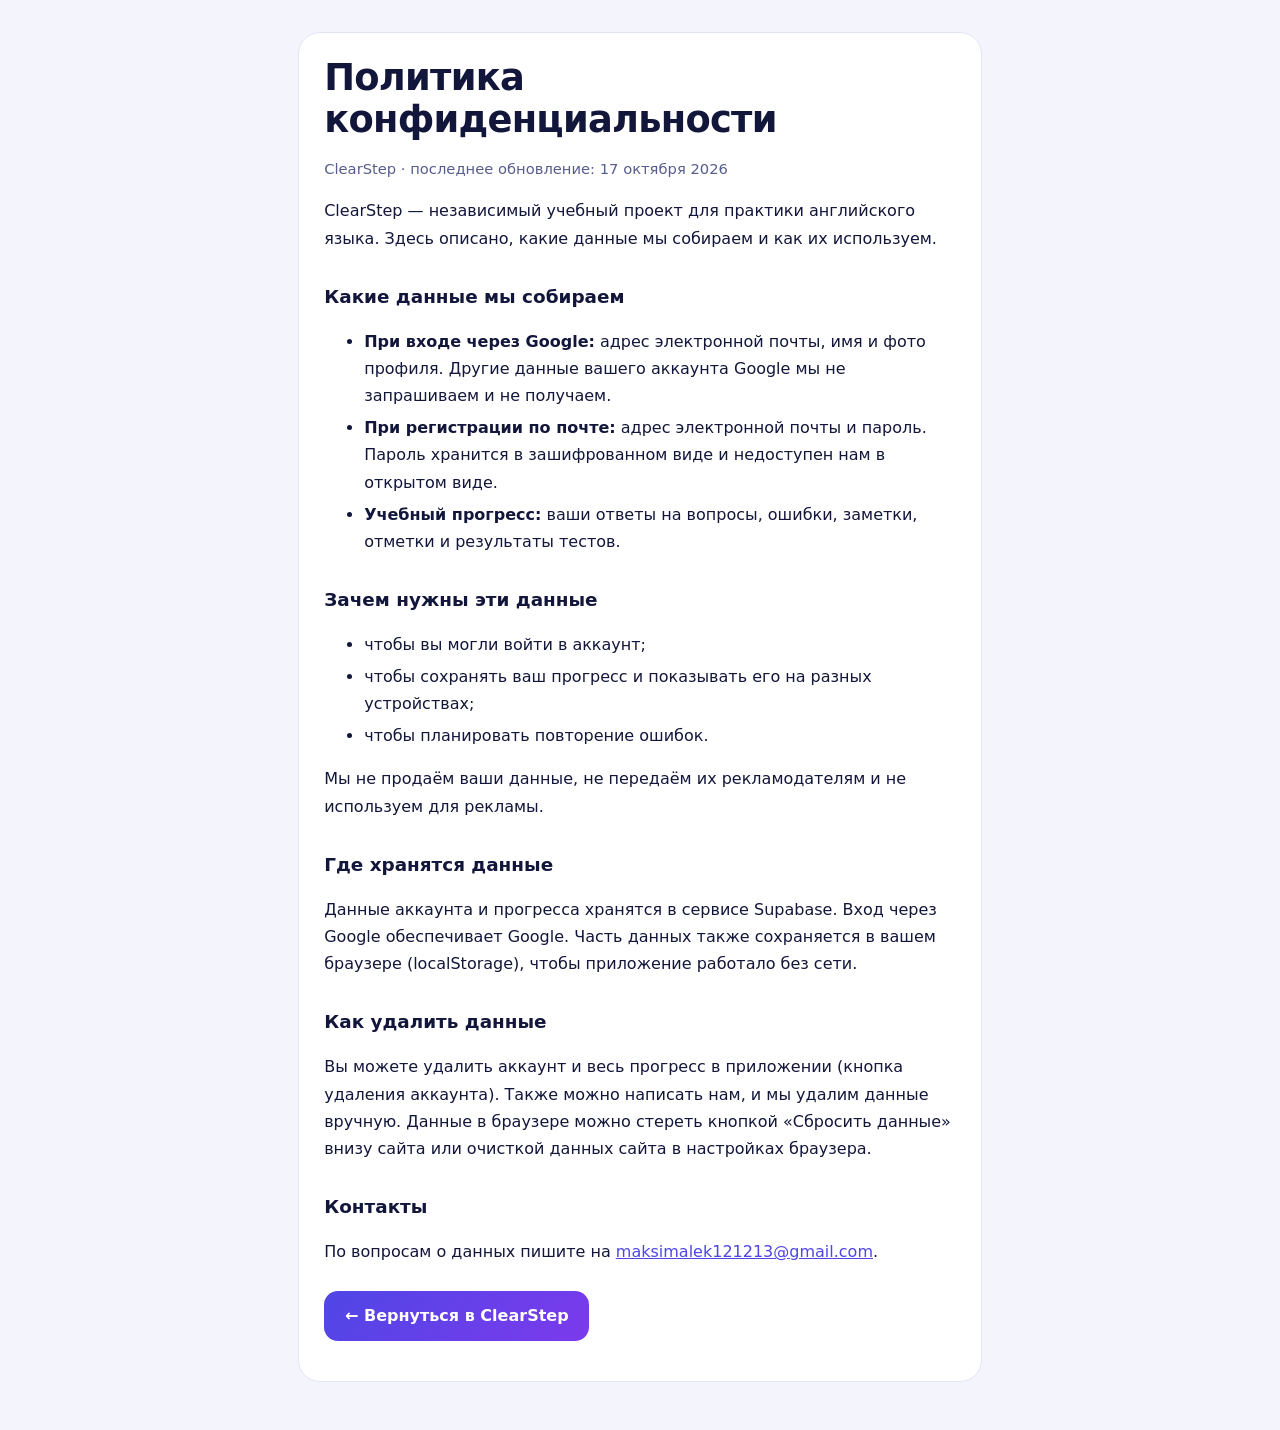
<file: privacy (1).html>
<!doctype html>
<html lang="ru"><head><meta charset="utf-8">
<meta name="viewport" content="width=device-width, initial-scale=1">
<title>Политика конфиденциальности — ClearStep</title>
<style>
:root{--bg:#f4f5fc;--card:#fff;--ink:#12163a;--mut:#565d8c;--line:#e1e4f5;--p:#4f46e5;color-scheme:light dark}
@media(prefers-color-scheme:dark){:root{--bg:#0a0c22;--card:#13163a;--ink:#eef0ff;--mut:#a9afe0;--line:#262a5c;--p:#a5a8ff}}
*{box-sizing:border-box}
body{margin:0;background:var(--bg);color:var(--ink);font:16px/1.7 system-ui,-apple-system,"Segoe UI",Roboto,sans-serif}
main{max-width:720px;margin:0 auto;padding:2rem 1.1rem 3rem}
article{background:var(--card);border:1px solid var(--line);border-radius:22px;padding:1.5rem 1.6rem}
h1{font-size:clamp(1.7rem,6vw,2.3rem);line-height:1.15;margin:0 0 .3rem;letter-spacing:-.02em}
h2{font-size:1.15rem;margin:1.8rem 0 .4rem}
p,li{color:var(--ink)}li{margin:.3rem 0}
.mut{color:var(--mut);font-size:.92rem}
a{color:var(--p)}
.back{display:inline-block;margin-top:.6rem;padding:.7rem 1.3rem;border-radius:14px;background:linear-gradient(135deg,#4f46e5,#7c3aed);color:#fff;font-weight:700;text-decoration:none;transition:transform .25s ease,box-shadow .25s ease}
.back:hover{transform:translateY(-2px);box-shadow:0 12px 24px -12px rgba(79,70,229,.8)}
@media(prefers-color-scheme:dark){.back{background:linear-gradient(135deg,#ffd23f,#ffb25b);color:#14174d}}
</style></head>
<body><main><article>
<h1>Политика конфиденциальности</h1>
<p class="mut">ClearStep · последнее обновление: 17 октября 2026</p>

<p>ClearStep — независимый учебный проект для практики английского языка. Здесь описано, какие данные мы собираем и как их используем.</p>

<h2>Какие данные мы собираем</h2>
<ul>
<li><b>При входе через Google:</b> адрес электронной почты, имя и фото профиля. Другие данные вашего аккаунта Google мы не запрашиваем и не получаем.</li>
<li><b>При регистрации по почте:</b> адрес электронной почты и пароль. Пароль хранится в зашифрованном виде и недоступен нам в открытом виде.</li>
<li><b>Учебный прогресс:</b> ваши ответы на вопросы, ошибки, заметки, отметки и результаты тестов.</li>
</ul>

<h2>Зачем нужны эти данные</h2>
<ul>
<li>чтобы вы могли войти в аккаунт;</li>
<li>чтобы сохранять ваш прогресс и показывать его на разных устройствах;</li>
<li>чтобы планировать повторение ошибок.</li>
</ul>
<p>Мы не продаём ваши данные, не передаём их рекламодателям и не используем для рекламы.</p>

<h2>Где хранятся данные</h2>
<p>Данные аккаунта и прогресса хранятся в сервисе Supabase. Вход через Google обеспечивает Google. Часть данных также сохраняется в вашем браузере (localStorage), чтобы приложение работало без сети.</p>

<h2>Как удалить данные</h2>
<p>Вы можете удалить аккаунт и весь прогресс в приложении (кнопка удаления аккаунта). Также можно написать нам, и мы удалим данные вручную. Данные в браузере можно стереть кнопкой «Сбросить данные» внизу сайта или очисткой данных сайта в настройках браузера.</p>

<h2>Контакты</h2>
<p>По вопросам о данных пишите на <a href="mailto:maksimalek121213@gmail.com">maksimalek121213@gmail.com</a>.</p>

<p><a class="back" href="https://maksimalek121213-spec.github.io/ClearStep/">← Вернуться в ClearStep</a></p>
</article></main></body></html>
</file>
